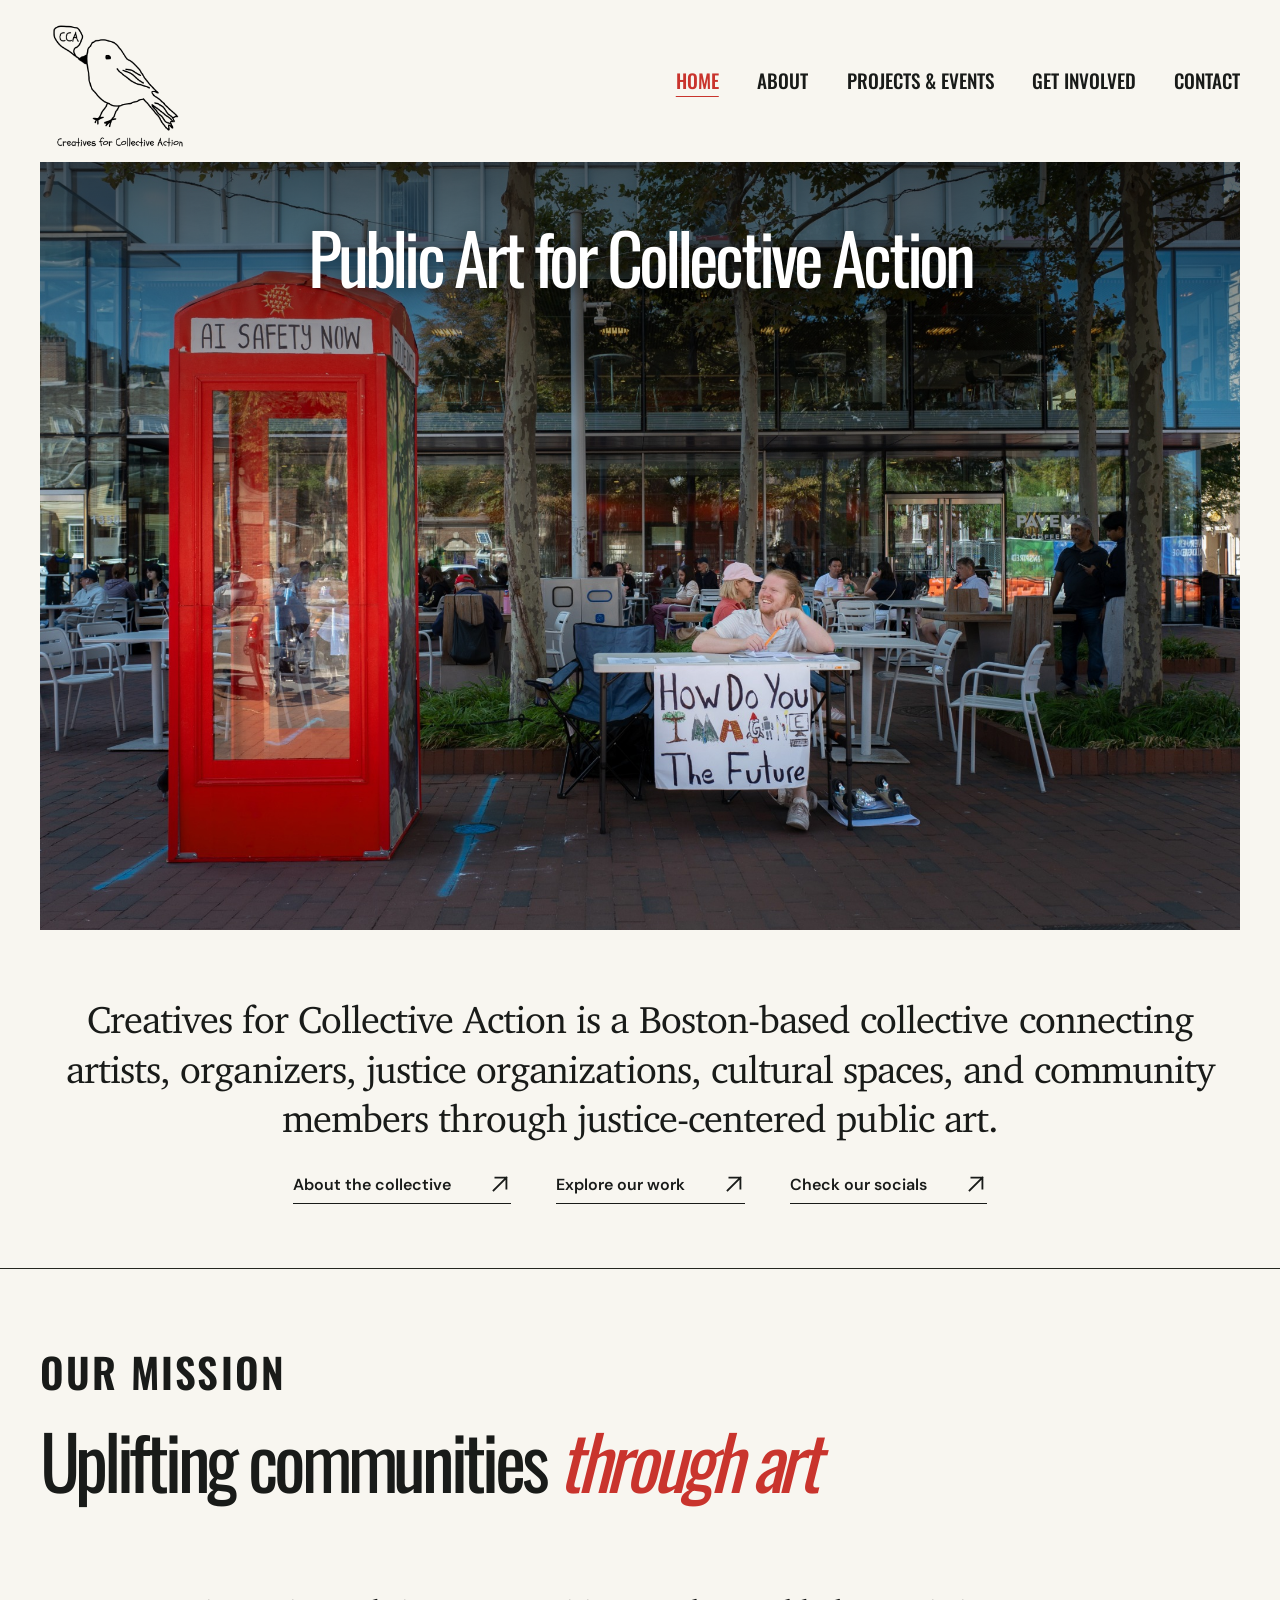
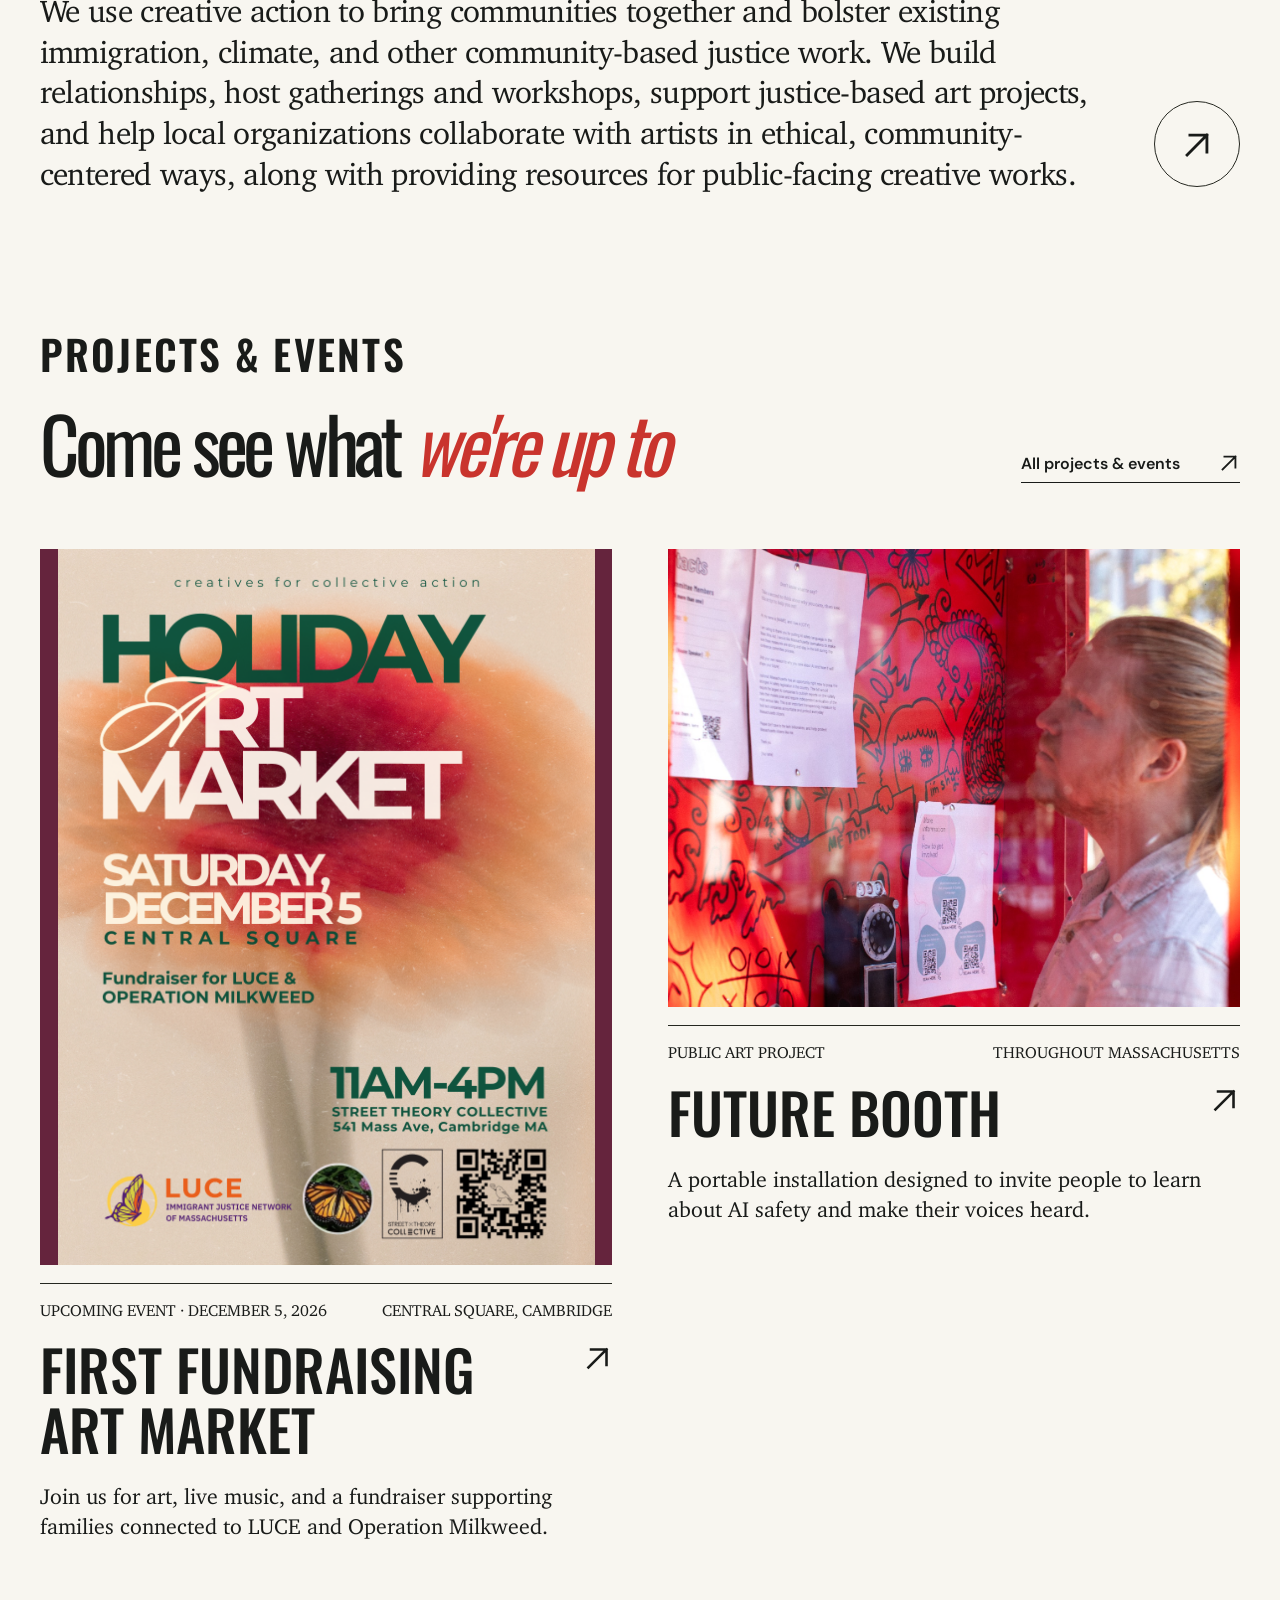
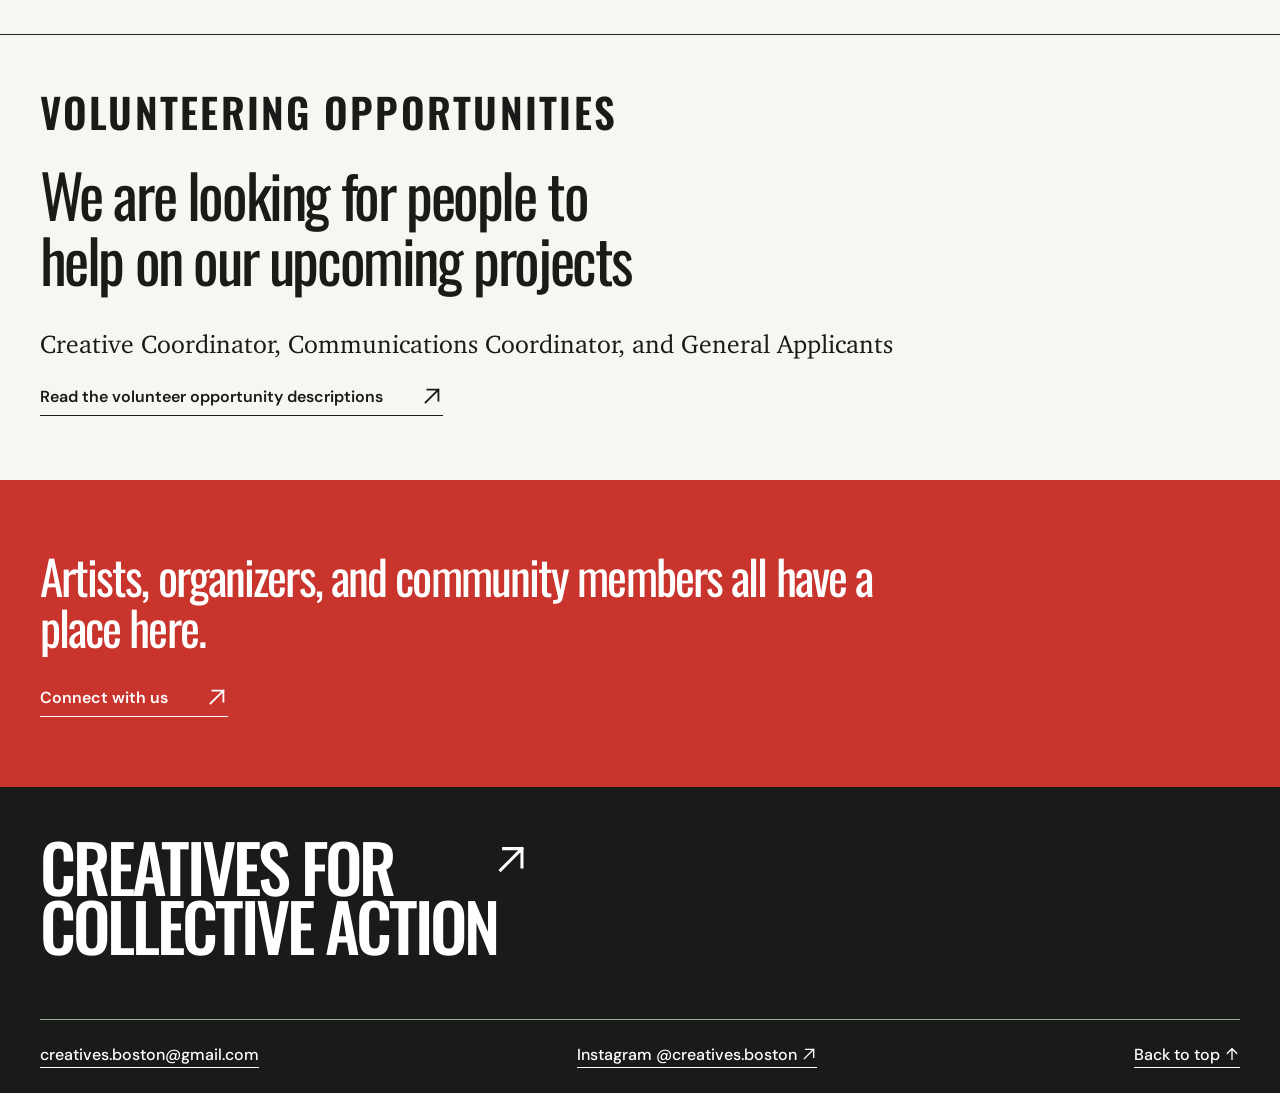
<file: index.html>
<!doctype html>
<html lang="en">
  <head>
    <meta charset="utf-8" />
    <meta name="viewport" content="width=device-width, initial-scale=1" />
    <meta name="theme-color" content="#f8f6f0" />
    <meta name="description" content="Boston artists, organizers, and communities making justice-centered public art together." />
    <title>Home | Creatives for Collective Action</title>
    <link rel="stylesheet" href="styles.css" />
    <script src="script.js" defer></script>
  </head>
  <body>
    <a class="skip-link" href="#main">Skip to content</a>
    <header class="site-header" id="top">
      <a class="wordmark" href="index.html" aria-label="Creatives for Collective Action, home">
        <img class="brand-logo" src="images/cca-logo.png" alt="" width="2000" height="2000" />
      </a>
      <button class="menu-toggle" type="button" aria-expanded="false" aria-controls="site-nav" aria-label="Open menu"><span></span><span></span></button>
      <nav class="site-nav" id="site-nav" aria-label="Main navigation">
        <a href="index.html" aria-current="page">Home</a>
        <a href="about.html">About</a>
        <a href="projects-events.html">Projects &amp; Events</a>
        <a href="get-involved.html">Get Involved</a>
        <a href="contact.html">Contact</a>
      </nav>
    </header>
    <main id="main">

      <section class="hero section-pad" aria-labelledby="hero-title">
        <div class="hero-image"><h1 class="hero-image-title" id="hero-title">Public Art for Collective Action</h1><div class="image-slot image-slot--hero" data-image-slot>
      <img src="images/hero.jpg" alt="The red Future Booth beside a public outreach table as community members pass by" loading="eager" />
      <div class="slot-placeholder" aria-hidden="true"><span class="placeholder-top">01 / A collective in motion</span><span class="placeholder-shapes"><i></i><i></i><i></i></span><span class="placeholder-bottom">YOUR HERO PHOTO<br /><small>Wide photo · suggested 1800 × 1000 px</small></span></div>
    </div></div>
        <p class="hero-intro">Creatives for Collective Action is a Boston-based collective connecting artists, organizers, justice organizations, cultural spaces, and community members through justice-centered public art.</p>
        <div class="hero-actions"><a class="text-link" href="about.html">About the collective <span aria-hidden="true"><svg class="arrow-icon" viewBox="0 0 24 24" width="24" height="24" fill="none" stroke="currentColor" stroke-width="2" stroke-linecap="square" stroke-linejoin="miter" aria-hidden="true" focusable="false"><path d="M5 19 19 5 M7 5h12v12" /></svg></span></a><a class="text-link" href="projects-events.html">Explore our work <span aria-hidden="true"><svg class="arrow-icon" viewBox="0 0 24 24" width="24" height="24" fill="none" stroke="currentColor" stroke-width="2" stroke-linecap="square" stroke-linejoin="miter" aria-hidden="true" focusable="false"><path d="M5 19 19 5 M7 5h12v12" /></svg></span></a><a class="text-link" href="https://www.instagram.com/creatives.boston/" target="_blank" rel="noopener noreferrer">Check our socials <span aria-hidden="true"><svg class="arrow-icon" viewBox="0 0 24 24" width="24" height="24" fill="none" stroke="currentColor" stroke-width="2" stroke-linecap="square" stroke-linejoin="miter" aria-hidden="true" focusable="false"><path d="M5 19 19 5 M7 5h12v12" /></svg></span></a></div>
      </section>

      <section class="manifesto section-pad" aria-labelledby="mission-title">
        <p class="eyebrow">Our mission</p>
        <h2 id="mission-title">Uplifting communities <em>through art</em></h2>
        <div class="manifesto-copy"><p>We use creative action to bring communities together and bolster existing immigration, climate, and other community-based justice work. We build relationships, host gatherings and workshops, support justice-based art projects, and help local organizations collaborate with artists in ethical, community-centered ways, along with providing resources for public-facing creative works.</p><a class="round-link" href="about.html" aria-label="Read more about our mission"><span aria-hidden="true"><svg class="arrow-icon" viewBox="0 0 24 24" width="24" height="24" fill="none" stroke="currentColor" stroke-width="2" stroke-linecap="square" stroke-linejoin="miter" aria-hidden="true" focusable="false"><path d="M5 19 19 5 M7 5h12v12" /></svg></span></a></div>
      </section>

      <section class="home-stories section-pad" aria-labelledby="stories-title">
        <div class="stories-heading"><div><p class="eyebrow">Projects & events</p><h2 id="stories-title">Come see what <em>we're up to</em></h2></div><a class="text-link" href="projects-events.html">All projects & events <span aria-hidden="true"><svg class="arrow-icon" viewBox="0 0 24 24" width="24" height="24" fill="none" stroke="currentColor" stroke-width="2" stroke-linecap="square" stroke-linejoin="miter" aria-hidden="true" focusable="false"><path d="M5 19 19 5 M7 5h12v12" /></svg></span></a></div>
        <div class="story-grid">
          <article class="story-card">
            <a class="story-image-link" href="projects-events.html#art-market" aria-label="Learn about the Fundraising Art Market"><div class="image-slot image-slot--market" data-image-slot>
      <img src="images/holiday-art-market.png" alt="Holiday Art Market fundraiser for LUCE and Operation Milkweed, Saturday, December 5, 11am–4pm at Street Theory Collective, 541 Mass Ave, Cambridge, in Central Square" loading="lazy" />
    </div></a>
            <div class="story-meta"><span>Upcoming event · December 5, 2026</span><span>Central Square, Cambridge</span></div>
            <h3><a href="projects-events.html#art-market">First Fundraising Art Market <span aria-hidden="true"><svg class="arrow-icon" viewBox="0 0 24 24" width="24" height="24" fill="none" stroke="currentColor" stroke-width="2" stroke-linecap="square" stroke-linejoin="miter" aria-hidden="true" focusable="false"><path d="M5 19 19 5 M7 5h12v12" /></svg></span></a></h3>
            <p>Join us for art, live music, and a fundraiser supporting families connected to LUCE and Operation Milkweed.</p>
          </article>
          <article class="story-card">
            <a class="story-image-link" href="projects-events.html#future-booth" aria-label="Learn about the Future Booth"><div class="image-slot image-slot--project" data-image-slot>
      <img src="images/phone-booth-home.jpg" alt="A community member holds the phone inside the red Future Booth" loading="lazy" />
      <div class="slot-placeholder" aria-hidden="true"><span class="placeholder-top">Public art project</span><span class="booth-illustration"><i></i><b>FUTURE</b><span></span></span><span class="placeholder-bottom">YOUR PHONE BOOTH HOME PHOTO<br /><small>Wide photo · suggested 1800 × 1100 px</small></span></div>
    </div></a>
            <div class="story-meta"><span>Public art project</span><span>Throughout Massachusetts</span></div>
            <h3><a href="projects-events.html#future-booth">Future Booth <span aria-hidden="true"><svg class="arrow-icon" viewBox="0 0 24 24" width="24" height="24" fill="none" stroke="currentColor" stroke-width="2" stroke-linecap="square" stroke-linejoin="miter" aria-hidden="true" focusable="false"><path d="M5 19 19 5 M7 5h12v12" /></svg></span></a></h3>
            <p>A portable installation designed to invite people to learn about AI safety and make their voices heard.</p>
          </article>
        </div>
      </section>

      <section class="volunteer-opportunities section-pad" id="volunteer-opportunities" aria-labelledby="volunteer-title">
        <h2 class="eyebrow" id="volunteer-title">Volunteering Opportunities</h2>
        <h3>We are looking for people to help on our upcoming projects</h3>
        <p class="volunteer-roles">Creative Coordinator, Communications Coordinator, and General Applicants</p>
        <a class="text-link" href="https://docs.google.com/document/d/1ZkoAwhIl1eGXsy5xnsXV-S4MVhQWUtsVQBlw2C2FeE4/edit?usp=sharing" target="_blank" rel="noopener noreferrer">Read the volunteer opportunity descriptions <span aria-hidden="true"><svg class="arrow-icon" viewBox="0 0 24 24" width="24" height="24" fill="none" stroke="currentColor" stroke-width="2" stroke-linecap="square" stroke-linejoin="miter" aria-hidden="true" focusable="false"><path d="M5 19 19 5 M7 5h12v12" /></svg></span></a>
      </section>

      <section class="home-invitation section-pad"><h2>Artists, organizers, and community members all have a place here.</h2><a class="text-link" href="contact.html">Connect with us <span aria-hidden="true"><svg class="arrow-icon" viewBox="0 0 24 24" width="24" height="24" fill="none" stroke="currentColor" stroke-width="2" stroke-linecap="square" stroke-linejoin="miter" aria-hidden="true" focusable="false"><path d="M5 19 19 5 M7 5h12v12" /></svg></span></a></section>

    </main>
    <footer class="site-footer section-pad">
      <a class="footer-wordmark" href="index.html">Creatives for<br />Collective Action<span class="footer-arrow" aria-hidden="true"><svg class="arrow-icon" viewBox="0 0 24 24" width="24" height="24" fill="none" stroke="currentColor" stroke-width="2" stroke-linecap="square" stroke-linejoin="miter" aria-hidden="true" focusable="false"><path d="M5 19 19 5 M7 5h12v12" /></svg></span></a>
      <div class="footer-bottom"><a href="mailto:creatives.boston@gmail.com">creatives.boston@gmail.com</a><a href="https://www.instagram.com/creatives.boston/" target="_blank" rel="noopener noreferrer">Instagram @creatives.boston <span aria-hidden="true"><svg class="arrow-icon" viewBox="0 0 24 24" width="24" height="24" fill="none" stroke="currentColor" stroke-width="2" stroke-linecap="square" stroke-linejoin="miter" aria-hidden="true" focusable="false"><path d="M5 19 19 5 M7 5h12v12" /></svg></span></a><a href="#top">Back to top <span aria-hidden="true"><svg class="arrow-icon" viewBox="0 0 24 24" width="24" height="24" fill="none" stroke="currentColor" stroke-width="2" stroke-linecap="square" stroke-linejoin="miter" aria-hidden="true" focusable="false"><path d="M12 20V4 M5 11l7-7 7 7" /></svg></span></a></div>
    </footer>
  </body>
</html>
</file>
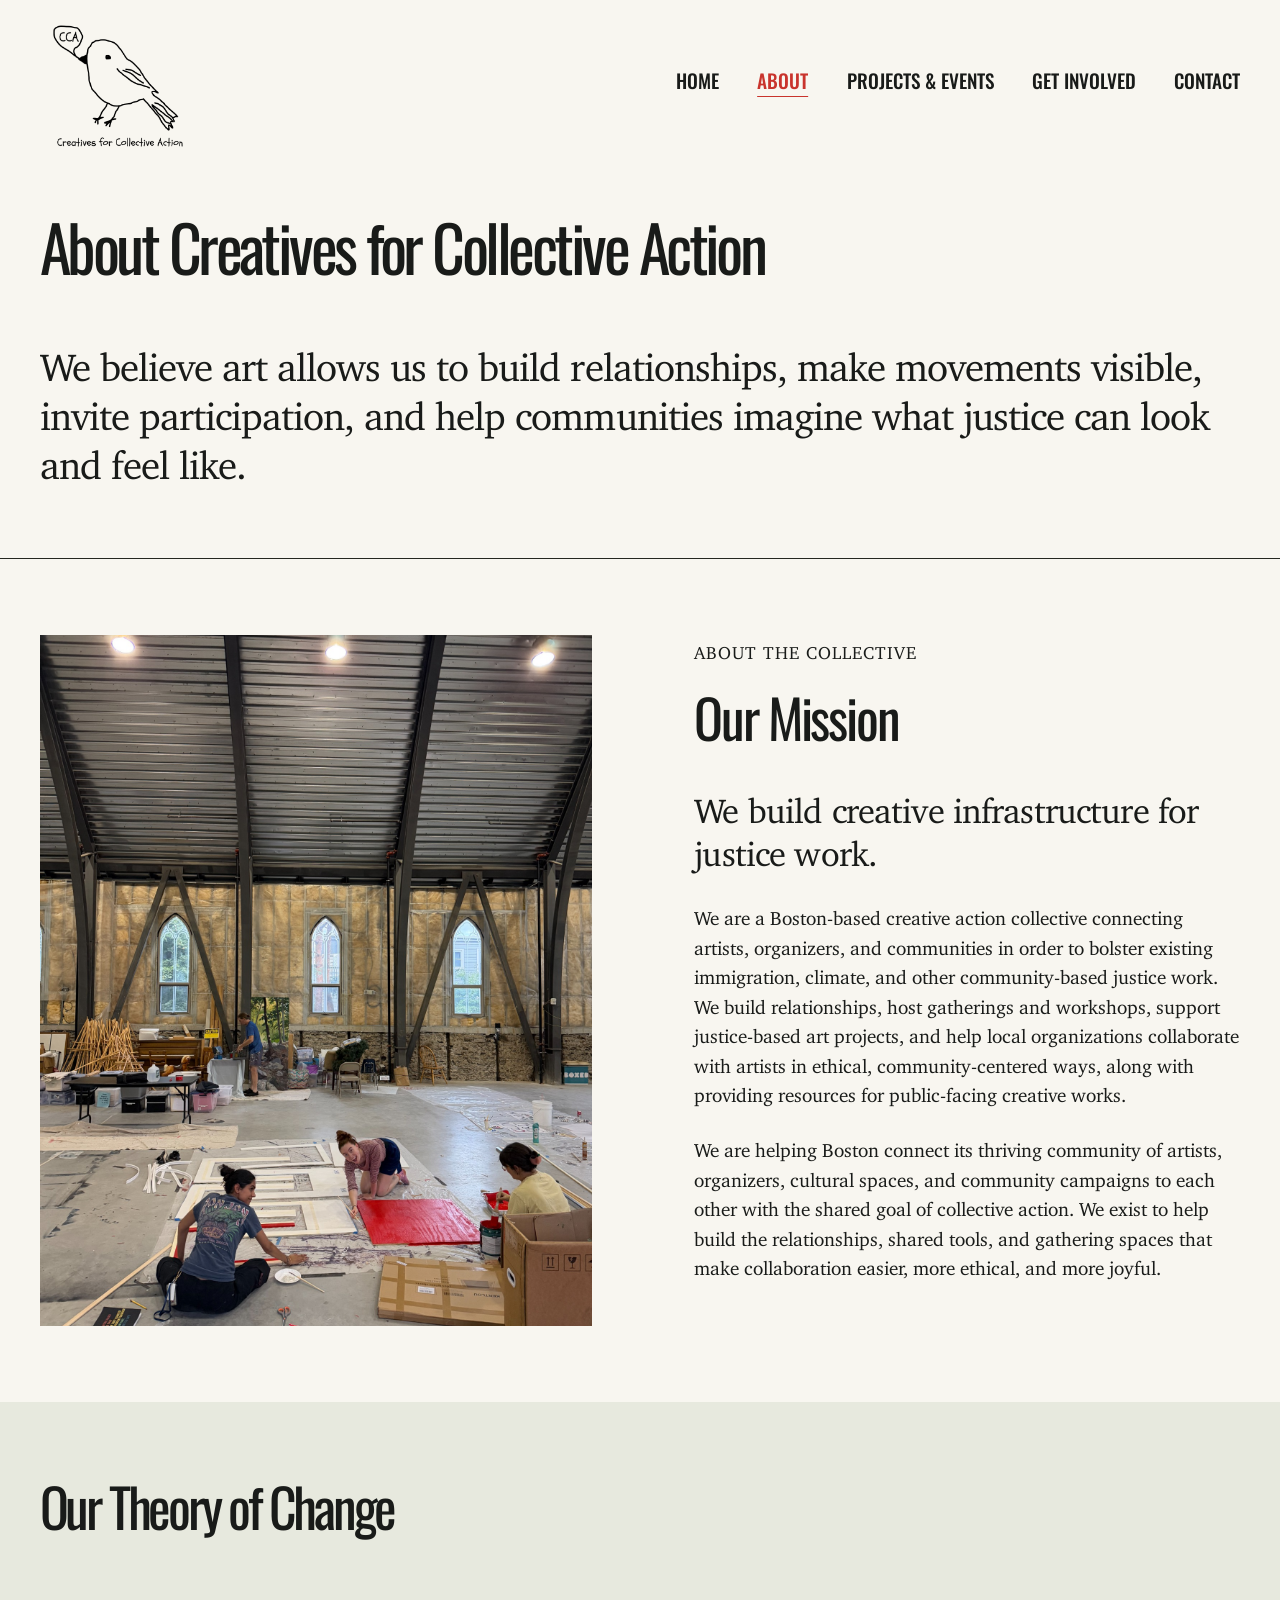
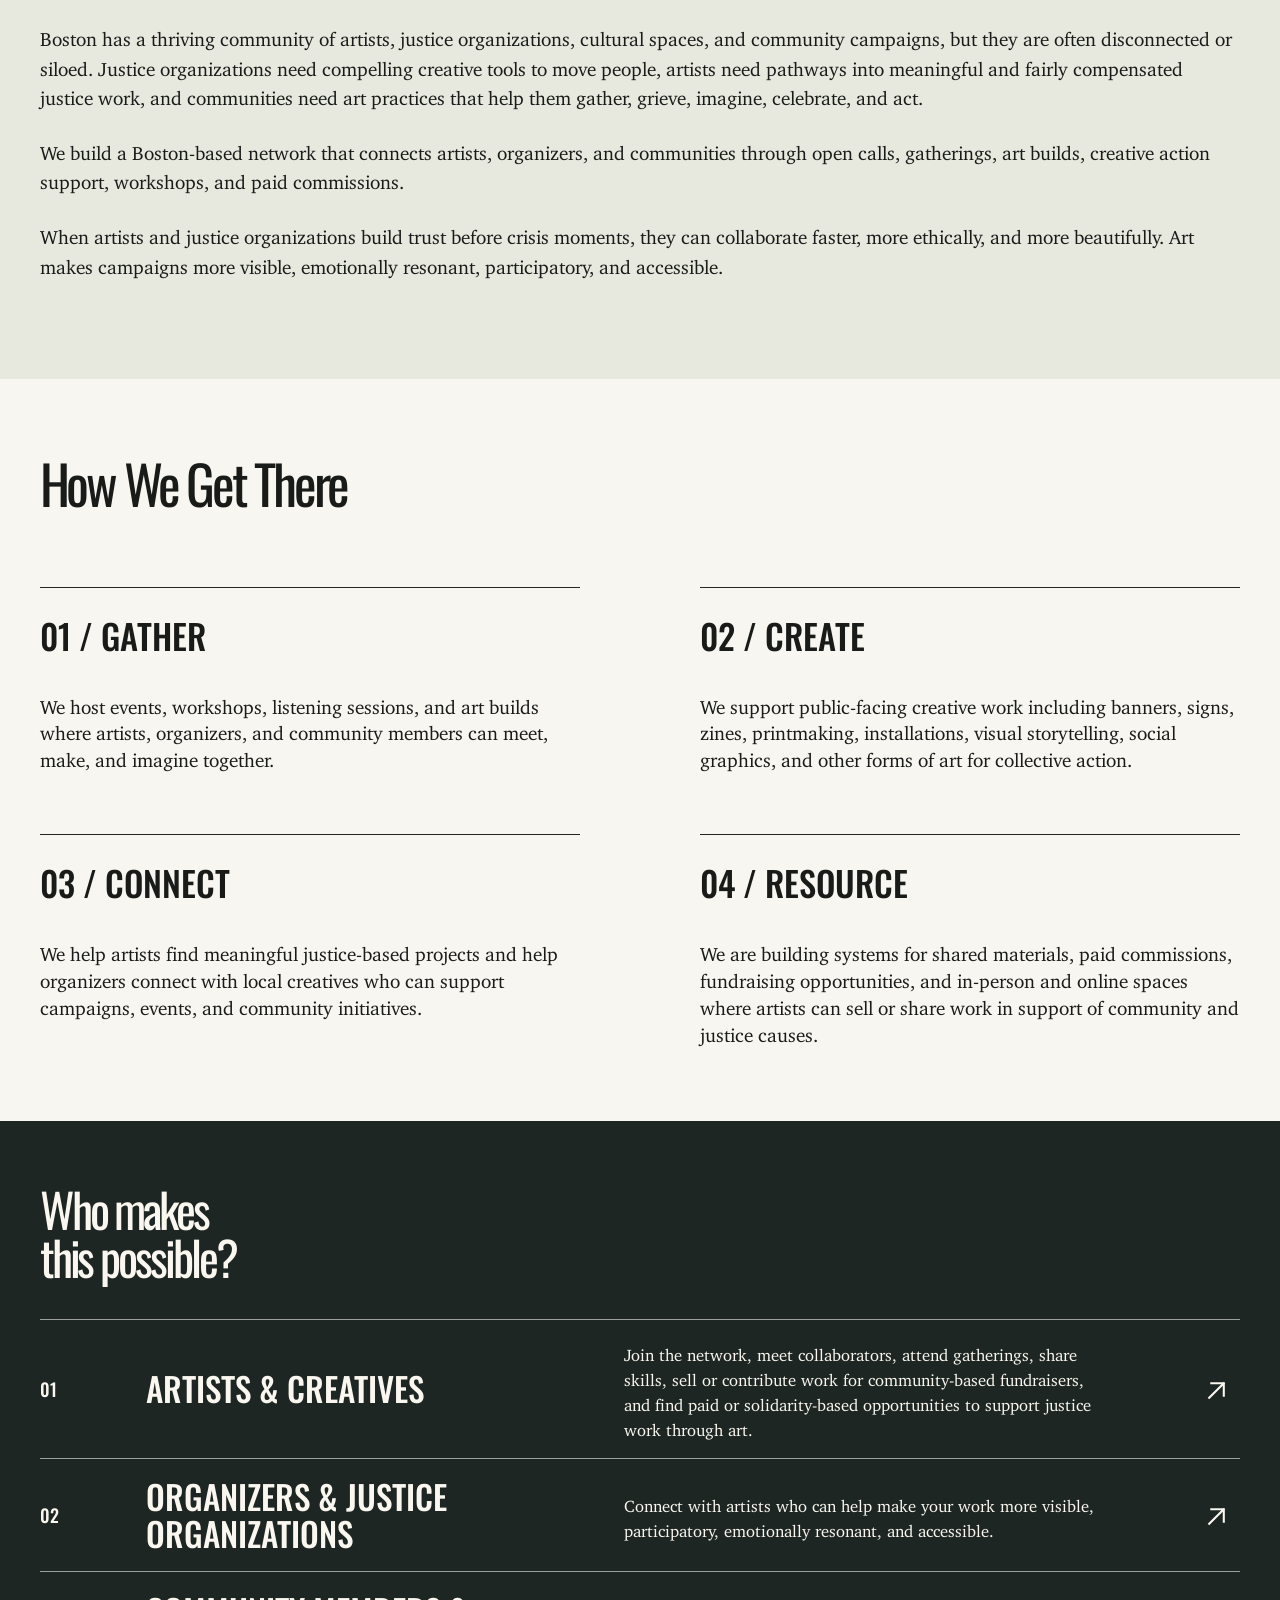
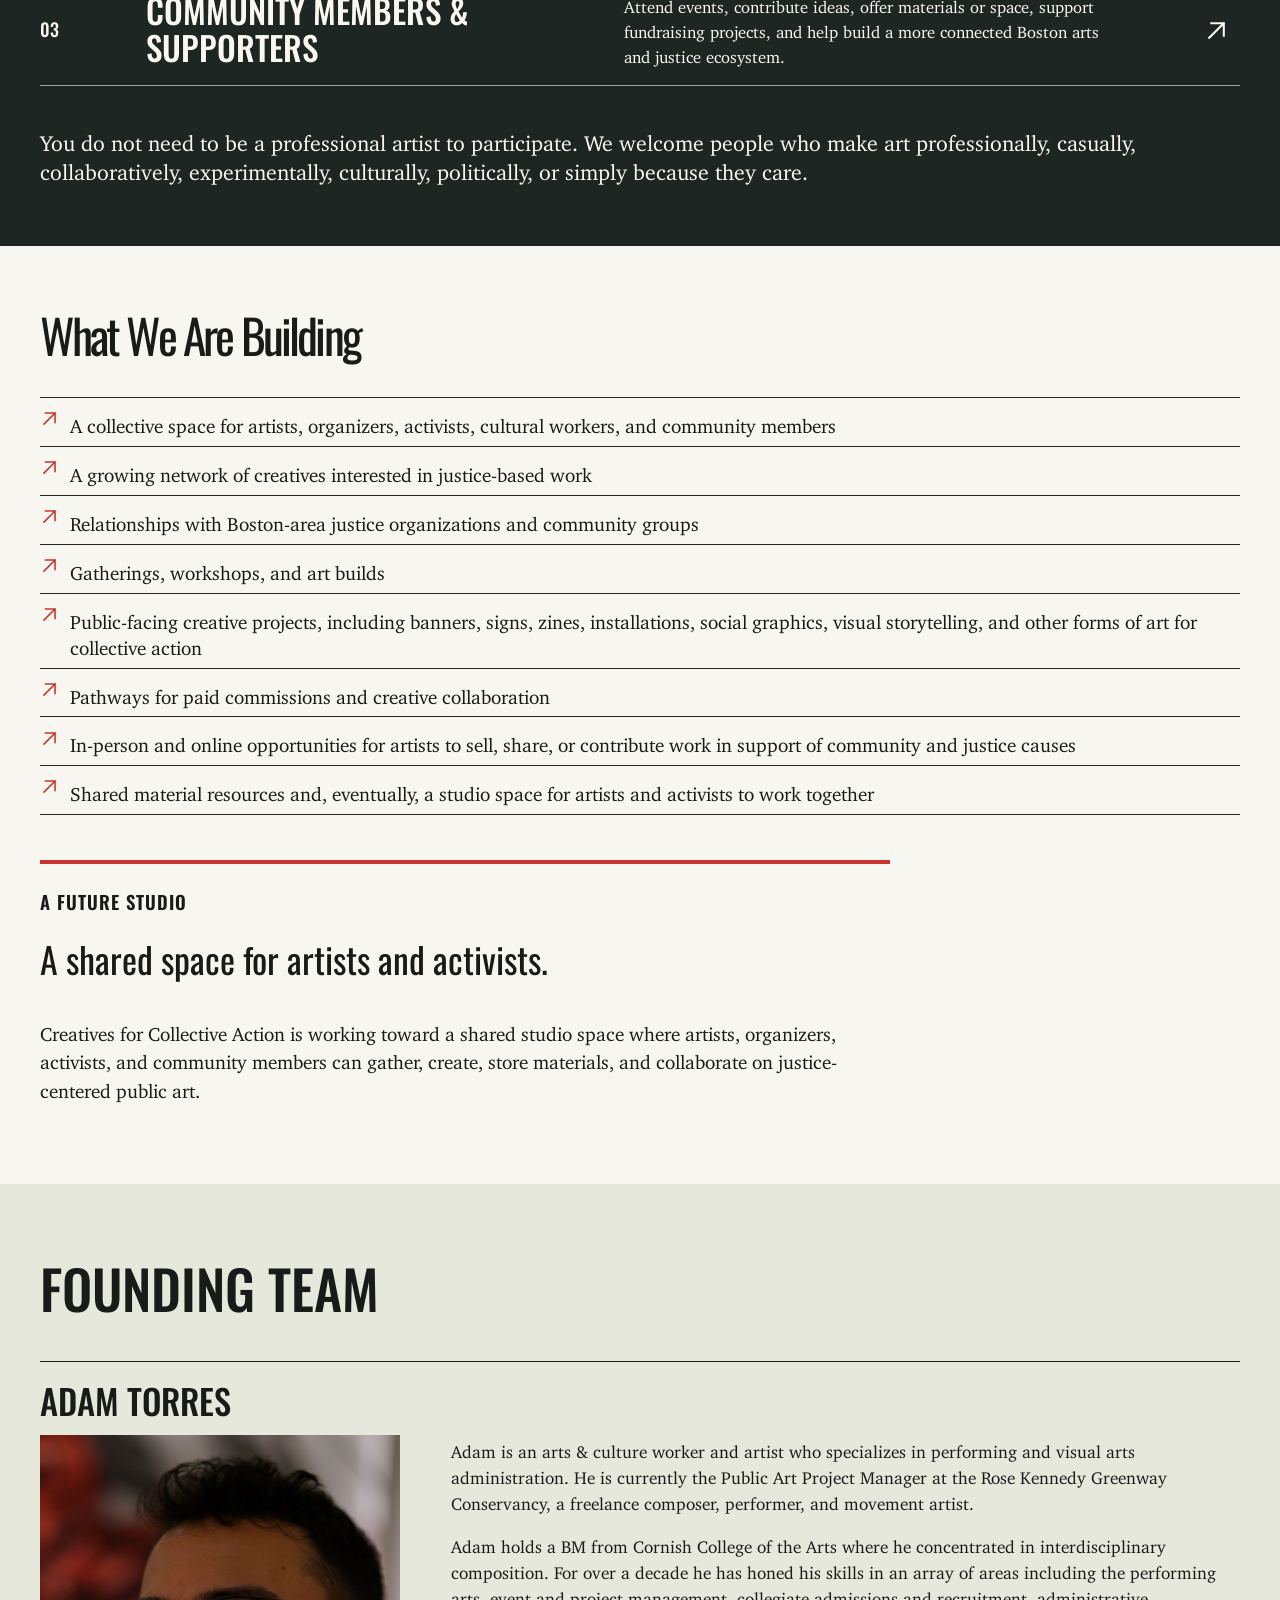
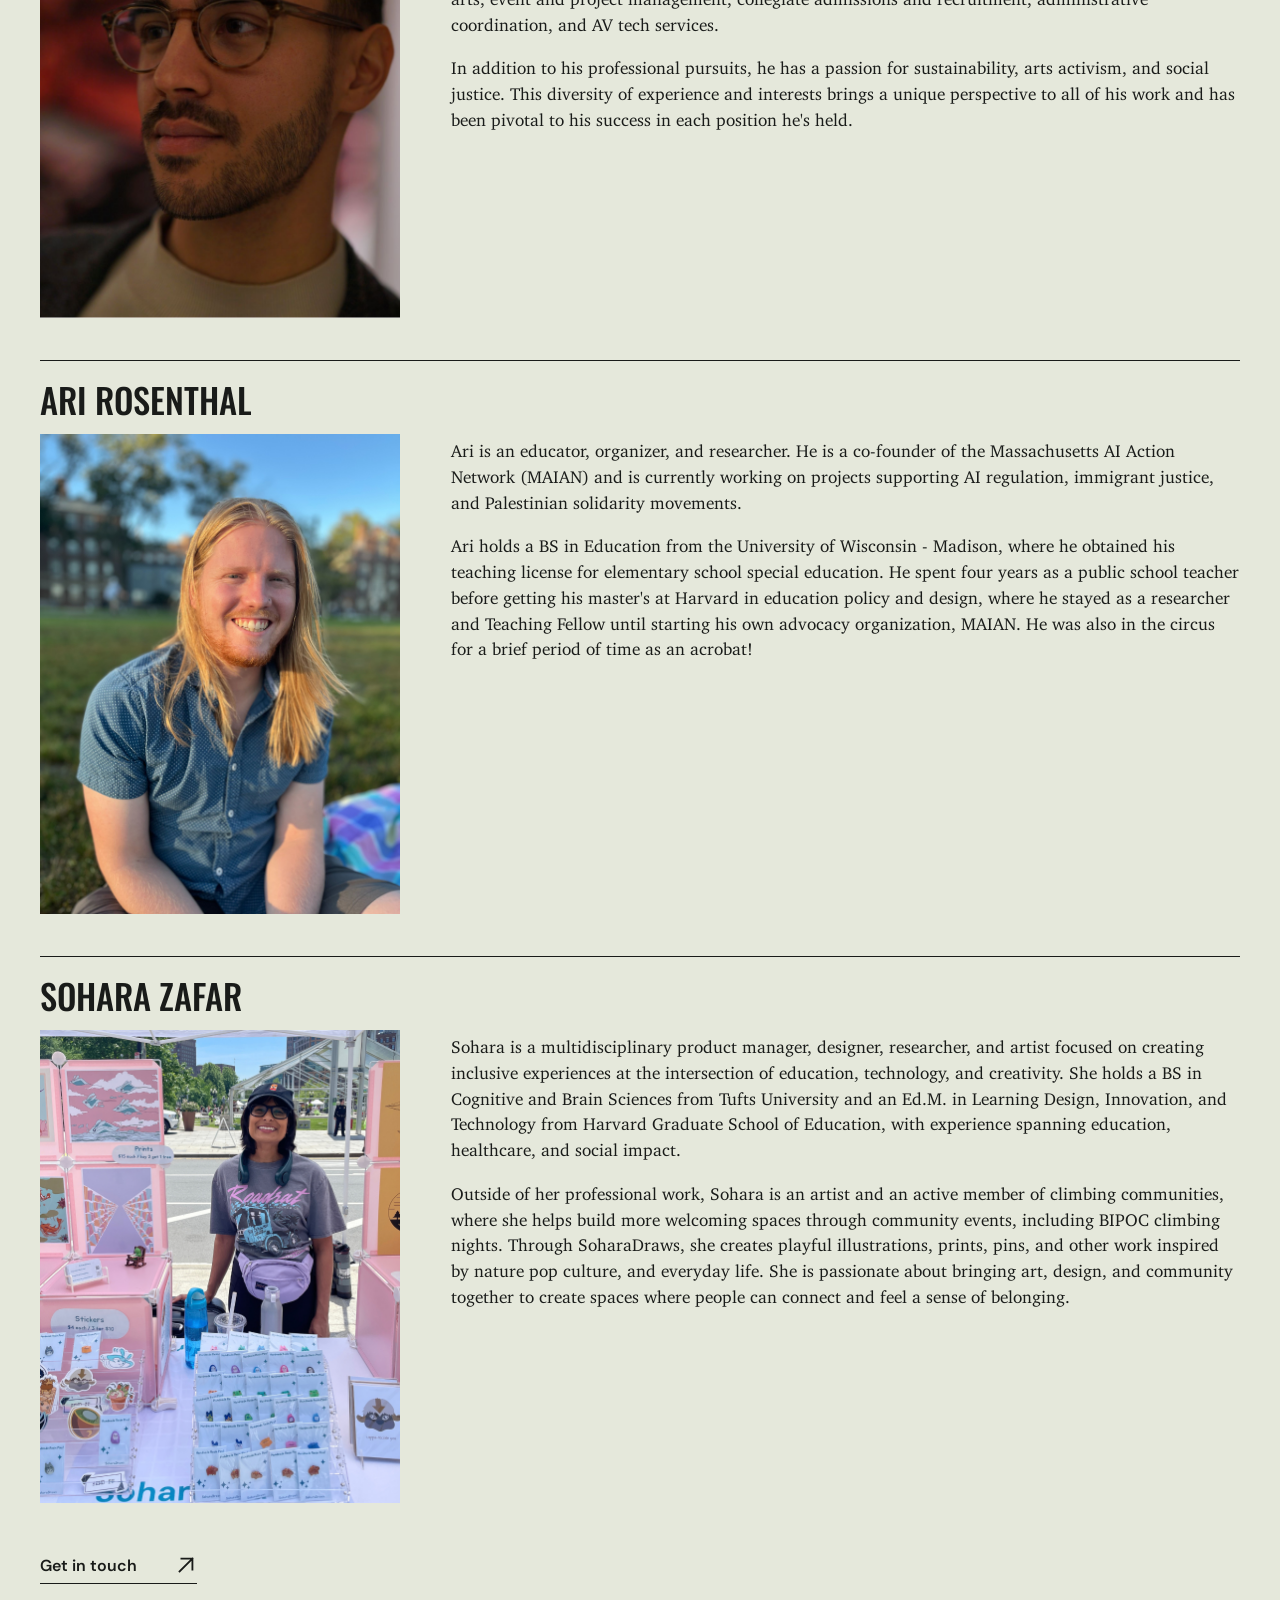
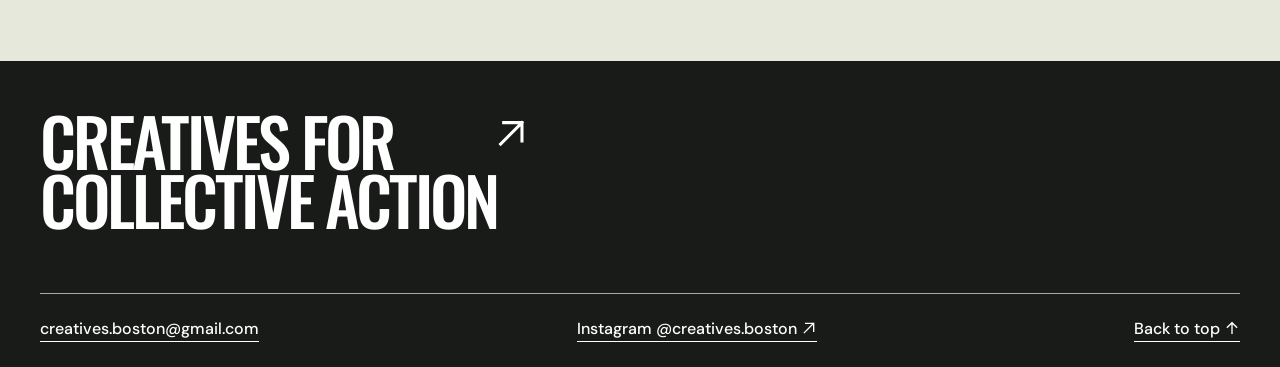
<file: about.html>
<!doctype html>
<html lang="en">
  <head>
    <meta charset="utf-8" />
    <meta name="viewport" content="width=device-width, initial-scale=1" />
    <meta name="theme-color" content="#f8f6f0" />
    <meta name="description" content="Learn about the mission, theory of change, and people behind Creatives for Collective Action." />
    <title>About | Creatives for Collective Action</title>
    <link rel="stylesheet" href="styles.css" />
    <script src="script.js" defer></script>
  </head>
  <body>
    <a class="skip-link" href="#main">Skip to content</a>
    <header class="site-header" id="top">
      <a class="wordmark" href="index.html" aria-label="Creatives for Collective Action, home">
        <img class="brand-logo" src="images/cca-logo.png" alt="" width="2000" height="2000" />
      </a>
      <button class="menu-toggle" type="button" aria-expanded="false" aria-controls="site-nav" aria-label="Open menu"><span></span><span></span></button>
      <nav class="site-nav" id="site-nav" aria-label="Main navigation">
        <a href="index.html">Home</a>
        <a href="about.html" aria-current="page">About</a>
        <a href="projects-events.html">Projects &amp; Events</a>
        <a href="get-involved.html">Get Involved</a>
        <a href="contact.html">Contact</a>
      </nav>
    </header>
    <main id="main">

      <section class="inner-hero about-opening section-pad"><h1 class="about-title">About Creatives for Collective Action</h1><p class="inner-intro">We believe art allows us to build relationships, make movements visible, invite participation, and help communities imagine what justice can look and feel like.</p></section>
      <section class="about section-pad about-page" aria-labelledby="about-mission">
        <div class="about-grid">
          <div class="about-image"><div class="image-slot image-slot--portrait" data-image-slot>
      <img src="images/about.jpg" alt="Artists painting panels together in a shared workshop space" loading="lazy" />
      <div class="slot-placeholder" aria-hidden="true"><span class="placeholder-top">02 / Behind the work</span><span class="placeholder-type">WE<br />MAKE<br />SPACE.</span><span class="placeholder-bottom">YOUR ABOUT PHOTO<br /><small>Portrait photo · suggested 1000 × 1250 px</small></span></div>
    </div></div>
          <div class="about-copy">
            <p class="eyebrow">About the collective</p><h2 id="about-mission">Our Mission</h2>
            <p class="mission-lead">We build creative infrastructure for justice work.</p>
            <p>We are a Boston-based creative action collective connecting artists, organizers, and communities in order to bolster existing immigration, climate, and other community-based justice work. We build relationships, host gatherings and workshops, support justice-based art projects, and help local organizations collaborate with artists in ethical, community-centered ways, along with providing resources for public-facing creative works.</p>
            <p>We are helping Boston connect its thriving community of artists, organizers, cultural spaces, and community campaigns to each other with the shared goal of collective action. We exist to help build the relationships, shared tools, and gathering spaces that make collaboration easier, more ethical, and more joyful.</p>
          </div>
        </div>
      </section>
      <section class="theory section-pad" aria-labelledby="theory-title"><h2 id="theory-title">Our Theory of Change</h2>
        <div class="theory-text"><p>Boston has a thriving community of artists, justice organizations, cultural spaces, and community campaigns, but they are often disconnected or siloed. Justice organizations need compelling creative tools to move people, artists need pathways into meaningful and fairly compensated justice work, and communities need art practices that help them gather, grieve, imagine, celebrate, and act.</p>
        <p>We build a Boston-based network that connects artists, organizers, and communities through open calls, gatherings, art builds, creative action support, workshops, and paid commissions.</p>
        <p>When artists and justice organizations build trust before crisis moments, they can collaborate faster, more ethically, and more beautifully. Art makes campaigns more visible, emotionally resonant, participatory, and accessible.</p></div>
      </section>
      <section class="pillars section-pad" aria-labelledby="pillars-title"><h2 id="pillars-title">How We Get There</h2>
        <div class="pillar-grid">
          <article><span>01 / Gather</span><p>We host events, workshops, listening sessions, and art builds where artists, organizers, and community members can meet, make, and imagine together.</p></article>
          <article><span>02 / Create</span><p>We support public-facing creative work including banners, signs, zines, printmaking, installations, visual storytelling, social graphics, and other forms of art for collective action.</p></article>
          <article><span>03 / Connect</span><p>We help artists find meaningful justice-based projects and help organizers connect with local creatives who can support campaigns, events, and community initiatives.</p></article>
          <article><span>04 / Resource</span><p>We are building systems for shared materials, paid commissions, fundraising opportunities, and in-person and online spaces where artists can sell or share work in support of community and justice causes.</p></article>
        </div>
      </section>
      <section class="audience section-pad" aria-labelledby="audience-title"><h2 id="audience-title">Who makes<br /> this possible?</h2>
        <div class="audience-list">
          <div><span class="row-number">01</span><h3>Artists & creatives</h3><p>Join the network, meet collaborators, attend gatherings, share skills, sell or contribute work for community-based fundraisers, and find paid or solidarity-based opportunities to support justice work through art.</p><span class="row-arrow" aria-hidden="true"><svg class="arrow-icon" viewBox="0 0 24 24" width="24" height="24" fill="none" stroke="currentColor" stroke-width="2" stroke-linecap="square" stroke-linejoin="miter" aria-hidden="true" focusable="false"><path d="M5 19 19 5 M7 5h12v12" /></svg></span></div>
          <div><span class="row-number">02</span><h3>Organizers & justice organizations</h3><p>Connect with artists who can help make your work more visible, participatory, emotionally resonant, and accessible.</p><span class="row-arrow" aria-hidden="true"><svg class="arrow-icon" viewBox="0 0 24 24" width="24" height="24" fill="none" stroke="currentColor" stroke-width="2" stroke-linecap="square" stroke-linejoin="miter" aria-hidden="true" focusable="false"><path d="M5 19 19 5 M7 5h12v12" /></svg></span></div>
          <div><span class="row-number">03</span><h3>Community members & supporters</h3><p>Attend events, contribute ideas, offer materials or space, support fundraising projects, and help build a more connected Boston arts and justice ecosystem.</p><span class="row-arrow" aria-hidden="true"><svg class="arrow-icon" viewBox="0 0 24 24" width="24" height="24" fill="none" stroke="currentColor" stroke-width="2" stroke-linecap="square" stroke-linejoin="miter" aria-hidden="true" focusable="false"><path d="M5 19 19 5 M7 5h12v12" /></svg></span></div>
        </div>
        <p class="welcome-note">You do not need to be a professional artist to participate. We welcome people who make art professionally, casually, collaboratively, experimentally, culturally, politically, or simply because they care.</p>
      </section>
      <section class="building section-pad" aria-labelledby="building-title"><h2 id="building-title">What We Are Building</h2>
        <ul class="building-list"><li>A collective space for artists, organizers, activists, cultural workers, and community members</li><li>A growing network of creatives interested in justice-based work</li><li>Relationships with Boston-area justice organizations and community groups</li><li>Gatherings, workshops, and art builds</li><li>Public-facing creative projects, including banners, signs, zines, installations, social graphics, visual storytelling, and other forms of art for collective action</li><li>Pathways for paid commissions and creative collaboration</li><li>In-person and online opportunities for artists to sell, share, or contribute work in support of community and justice causes</li><li>Shared material resources and, eventually, a studio space for artists and activists to work together</li></ul>
        <div class="future-grid future-grid--single"><article><p class="eyebrow">A future studio</p><h3>A shared space for artists and activists.</h3><p>Creatives for Collective Action is working toward a shared studio space where artists, organizers, activists, and community members can gather, create, store materials, and collaborate on justice-centered public art.</p></article></div>
      </section>
      <section class="team section-pad" aria-labelledby="team-title"><h2 id="team-title">Founding Team</h2><div class="team-grid">
        <article>
          <h3>Adam Torres</h3>
          <div class="founder-body">
            <img class="founder-photo" src="images/adam-torres.png" alt="Adam Torres in a portrait looking to the side" loading="lazy" width="762" height="1021" />
            <div class="founder-bio"><p>Adam is an arts &amp; culture worker and artist who specializes in performing and visual arts administration. He is currently the Public Art Project Manager at the Rose Kennedy Greenway Conservancy, a freelance composer, performer, and movement artist.</p><p>Adam holds a BM from Cornish College of the Arts where he concentrated in interdisciplinary composition. For over a decade he has honed his skills in an array of areas including the performing arts, event and project management, collegiate admissions and recruitment, administrative coordination, and AV tech services.</p><p>In addition to his professional pursuits, he has a passion for sustainability, arts activism, and social justice. This diversity of experience and interests brings a unique perspective to all of his work and has been pivotal to his success in each position he's held.</p></div>
          </div>
        </article>
        <article>
          <h3>Ari Rosenthal</h3>
          <div class="founder-body">
            <img class="founder-photo" src="images/ari-rosenthal.jpg" alt="Ari Rosenthal smiling outdoors" loading="lazy" width="1536" height="2048" />
            <div class="founder-bio"><p>Ari is an educator, organizer, and researcher. He is a co-founder of the Massachusetts AI Action Network (MAIAN) and is currently working on projects supporting AI regulation, immigrant justice, and Palestinian solidarity movements.</p><p>Ari holds a BS in Education from the University of Wisconsin - Madison, where he obtained his teaching license for elementary school special education. He spent four years as a public school teacher before getting his master's at Harvard in education policy and design, where he stayed as a researcher and Teaching Fellow until starting his own advocacy organization, MAIAN. He was also in the circus for a brief period of time as an acrobat!</p></div>
          </div>
        </article>
        <article>
          <h3>Sohara Zafar</h3>
          <div class="founder-body">
            <img class="founder-photo" src="images/sohara-zafar.png" alt="Sohara Zafar smiling at her art market booth" loading="lazy" width="724" height="952" />
            <div class="founder-bio">
              <p>Sohara is a multidisciplinary product manager, designer, researcher, and artist focused on creating inclusive experiences at the intersection of education, technology, and creativity. She holds a BS in Cognitive and Brain Sciences from Tufts University and an Ed.M. in Learning Design, Innovation, and Technology from Harvard Graduate School of Education, with experience spanning education, healthcare, and social impact.</p>
              <p>Outside of her professional work, Sohara is an artist and an active member of climbing communities, where she helps build more welcoming spaces through community events, including BIPOC climbing nights. Through SoharaDraws, she creates playful illustrations, prints, pins, and other work inspired by nature pop culture, and everyday life. She is passionate about bringing art, design, and community together to create spaces where people can connect and feel a sense of belonging.</p>
            </div>
          </div>
        </article>
      </div><a class="text-link" href="contact.html">Get in touch <span aria-hidden="true"><svg class="arrow-icon" viewBox="0 0 24 24" width="24" height="24" fill="none" stroke="currentColor" stroke-width="2" stroke-linecap="square" stroke-linejoin="miter" aria-hidden="true" focusable="false"><path d="M5 19 19 5 M7 5h12v12" /></svg></span></a></section>

    </main>
    <footer class="site-footer section-pad">
      <a class="footer-wordmark" href="index.html">Creatives for<br />Collective Action<span class="footer-arrow" aria-hidden="true"><svg class="arrow-icon" viewBox="0 0 24 24" width="24" height="24" fill="none" stroke="currentColor" stroke-width="2" stroke-linecap="square" stroke-linejoin="miter" aria-hidden="true" focusable="false"><path d="M5 19 19 5 M7 5h12v12" /></svg></span></a>
      <div class="footer-bottom"><a href="mailto:creatives.boston@gmail.com">creatives.boston@gmail.com</a><a href="https://www.instagram.com/creatives.boston/" target="_blank" rel="noopener noreferrer">Instagram @creatives.boston <span aria-hidden="true"><svg class="arrow-icon" viewBox="0 0 24 24" width="24" height="24" fill="none" stroke="currentColor" stroke-width="2" stroke-linecap="square" stroke-linejoin="miter" aria-hidden="true" focusable="false"><path d="M5 19 19 5 M7 5h12v12" /></svg></span></a><a href="#top">Back to top <span aria-hidden="true"><svg class="arrow-icon" viewBox="0 0 24 24" width="24" height="24" fill="none" stroke="currentColor" stroke-width="2" stroke-linecap="square" stroke-linejoin="miter" aria-hidden="true" focusable="false"><path d="M12 20V4 M5 11l7-7 7 7" /></svg></span></a></div>
    </footer>
  </body>
</html>
</file>
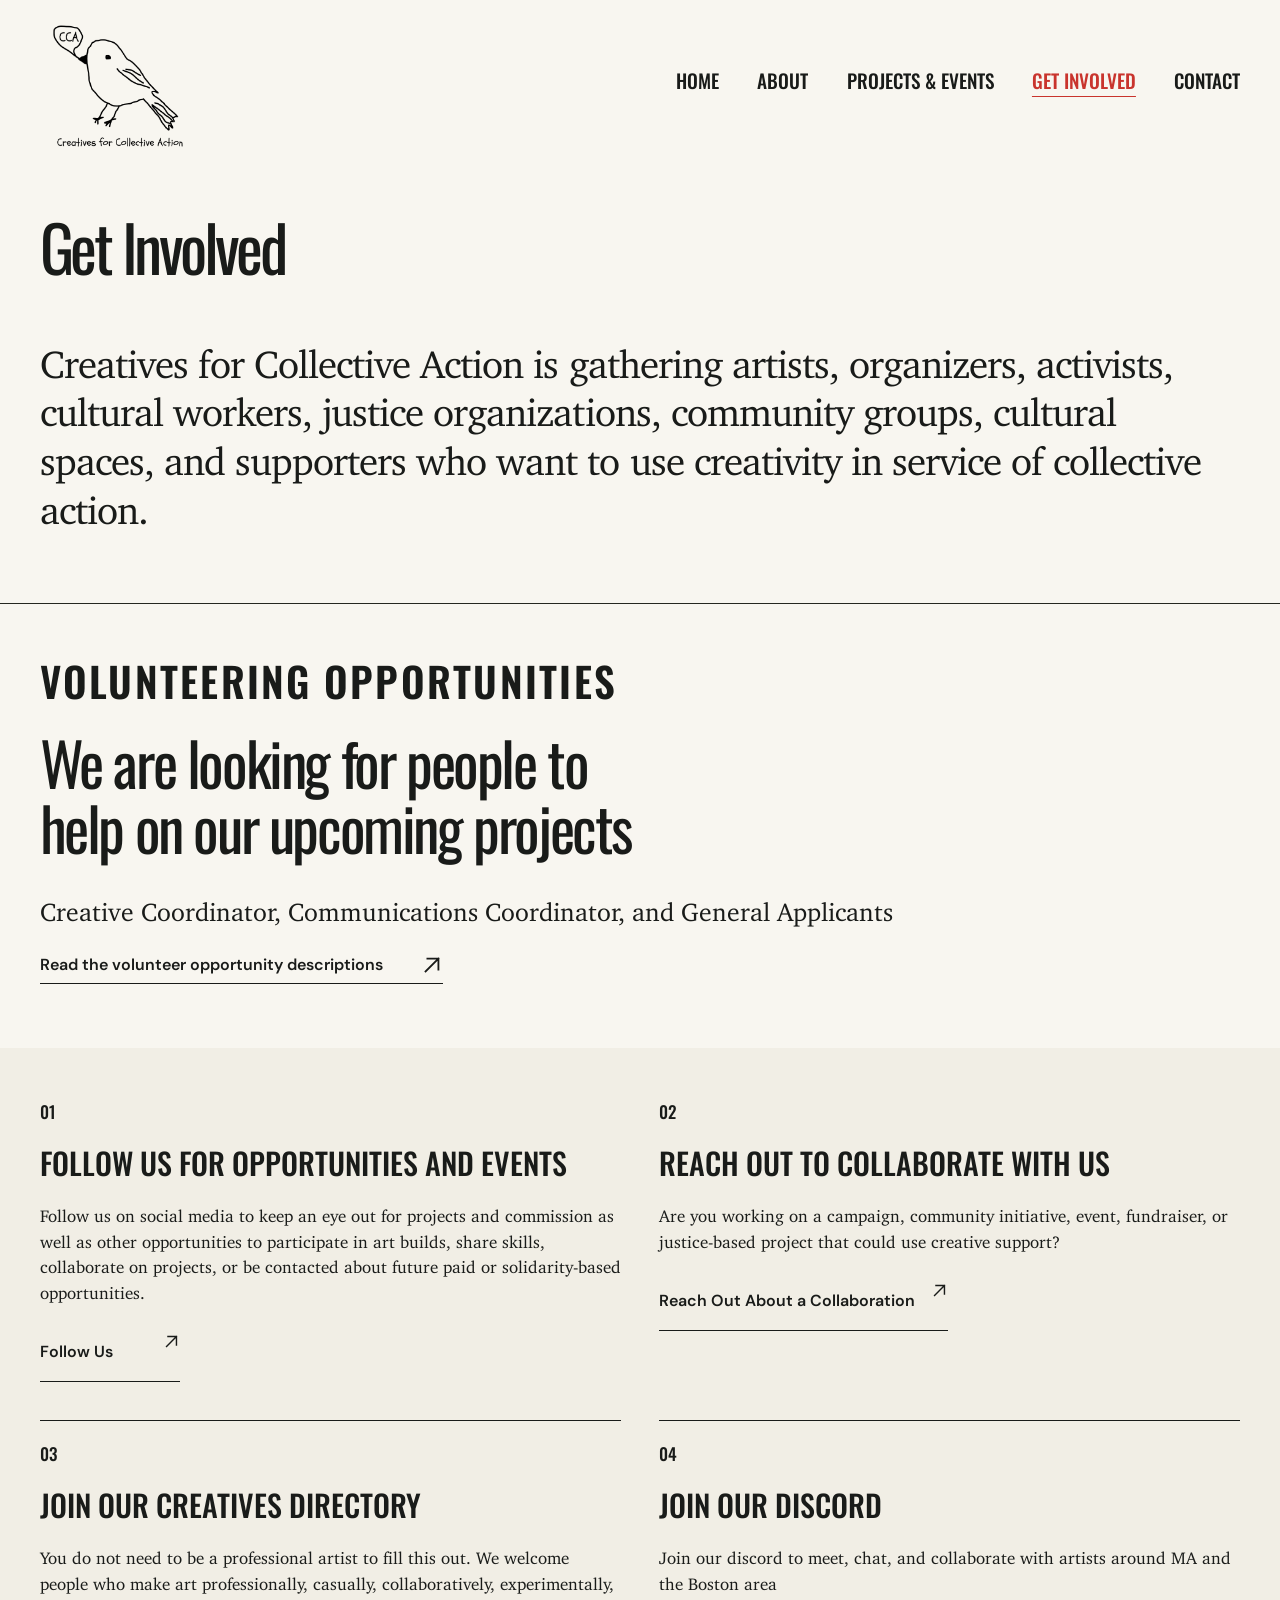
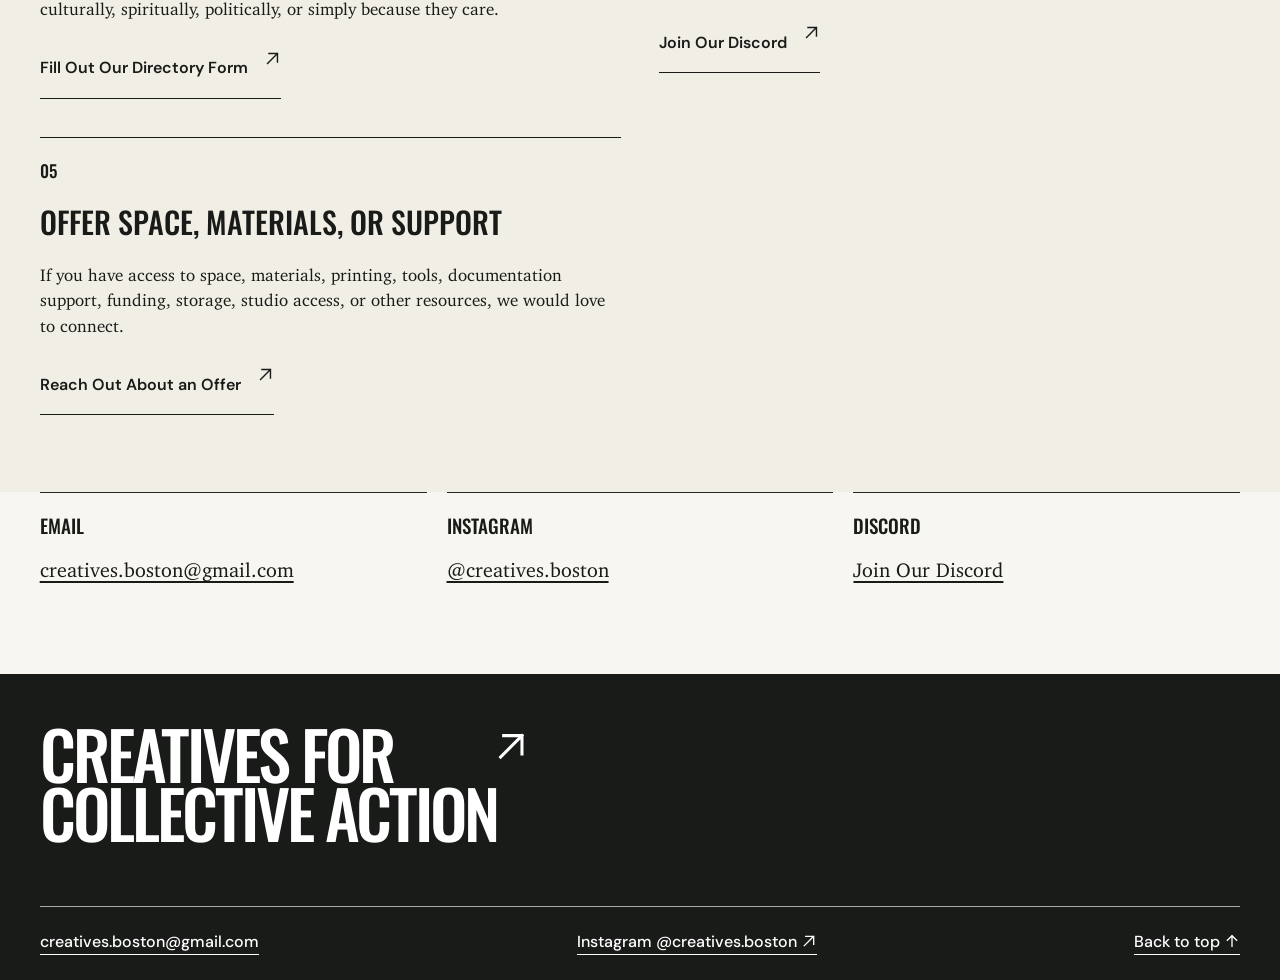
<file: get-involved.html>
<!doctype html>
<html lang="en">
  <head>
    <meta charset="utf-8" />
    <meta name="viewport" content="width=device-width, initial-scale=1" />
    <meta name="theme-color" content="#f8f6f0" />
    <meta name="description" content="Join Creatives for Collective Action: collaborate, offer support, meet artists, and connect with the collective." />
    <title>Get Involved | Creatives for Collective Action</title>
    <link rel="stylesheet" href="styles.css" />
    <script src="script.js" defer></script>
  </head>
  <body>
    <a class="skip-link" href="#main">Skip to content</a>
    <header class="site-header" id="top">
      <a class="wordmark" href="index.html" aria-label="Creatives for Collective Action, home">
        <img class="brand-logo" src="images/cca-logo.png" alt="" width="2000" height="2000" />
      </a>
      <button class="menu-toggle" type="button" aria-expanded="false" aria-controls="site-nav" aria-label="Open menu"><span></span><span></span></button>
      <nav class="site-nav" id="site-nav" aria-label="Main navigation">
        <a href="index.html">Home</a>
        <a href="about.html">About</a>
        <a href="projects-events.html">Projects &amp; Events</a>
        <a href="get-involved.html" aria-current="page">Get Involved</a>
        <a href="contact.html">Contact</a>
      </nav>
    </header>
    <main id="main">
      <section class="inner-hero get-involved-opening section-pad"><h1>Get Involved</h1><p class="inner-intro">Creatives for Collective Action is gathering artists, organizers, activists, cultural workers, justice organizations, community groups, cultural spaces, and supporters who want to use creativity in service of collective action.</p></section>
      <section class="volunteer-opportunities section-pad" id="volunteer-opportunities" aria-labelledby="volunteer-title">
        <h2 class="eyebrow" id="volunteer-title">Volunteering Opportunities</h2>
        <h3>We are looking for people to help on our upcoming projects</h3>
        <p class="volunteer-roles">Creative Coordinator, Communications Coordinator, and General Applicants</p>
        <a class="text-link" href="https://docs.google.com/document/d/1ZkoAwhIl1eGXsy5xnsXV-S4MVhQWUtsVQBlw2C2FeE4/edit?usp=sharing" target="_blank" rel="noopener noreferrer">Read the volunteer opportunity descriptions <span aria-hidden="true"><svg class="arrow-icon" viewBox="0 0 24 24" width="24" height="24" fill="none" stroke="currentColor" stroke-width="2" stroke-linecap="square" stroke-linejoin="miter" aria-hidden="true" focusable="false"><path d="M5 19 19 5 M7 5h12v12" /></svg></span></a>
      </section>

      <section class="contact-paths-section section-pad"><div class="contact-paths"><div><span>01</span><strong>Follow Us For Opportunities and Events</strong><p>Follow us on social media to keep an eye out for projects and commission as well as other opportunities to participate in art builds, share skills, collaborate on projects, or be contacted about future paid or solidarity-based opportunities.</p><a class="text-link" href="https://www.instagram.com/creatives.boston/" target="_blank" rel="noopener noreferrer">Follow Us <span aria-hidden="true"><svg class="arrow-icon" viewBox="0 0 24 24" width="24" height="24" fill="none" stroke="currentColor" stroke-width="2" stroke-linecap="square" stroke-linejoin="miter" aria-hidden="true" focusable="false"><path d="M5 19 19 5 M7 5h12v12" /></svg></span></a></div><div><span>02</span><strong>Reach Out to Collaborate With Us</strong><p>Are you working on a campaign, community initiative, event, fundraiser, or justice-based project that could use creative support?</p><a class="text-link" href="contact.html#contact-form">Reach Out About a Collaboration <span aria-hidden="true"><svg class="arrow-icon" viewBox="0 0 24 24" width="24" height="24" fill="none" stroke="currentColor" stroke-width="2" stroke-linecap="square" stroke-linejoin="miter" aria-hidden="true" focusable="false"><path d="M5 19 19 5 M7 5h12v12" /></svg></span></a></div><div><span>03</span><strong>Join Our Creatives Directory</strong><p>You do not need to be a professional artist to fill this out. We welcome people who make art professionally, casually, collaboratively, experimentally, culturally, spiritually, politically, or simply because they care.</p><a class="text-link" href="https://docs.google.com/forms/d/e/1FAIpQLSdnI5W1B-QUN0duODjOq2QEKSTW1XynmpF2ZCRffenxVcrFng/viewform" target="_blank" rel="noopener noreferrer">Fill Out Our Directory Form <span aria-hidden="true"><svg class="arrow-icon" viewBox="0 0 24 24" width="24" height="24" fill="none" stroke="currentColor" stroke-width="2" stroke-linecap="square" stroke-linejoin="miter" aria-hidden="true" focusable="false"><path d="M5 19 19 5 M7 5h12v12" /></svg></span></a></div><div><span>04</span><strong>Join Our Discord</strong><p>Join our discord to meet, chat, and collaborate with artists around MA and the Boston area</p><a class="text-link" href="https://discord.gg/WrZ8e3az" target="_blank" rel="noopener noreferrer">Join Our Discord <span aria-hidden="true"><svg class="arrow-icon" viewBox="0 0 24 24" width="24" height="24" fill="none" stroke="currentColor" stroke-width="2" stroke-linecap="square" stroke-linejoin="miter" aria-hidden="true" focusable="false"><path d="M5 19 19 5 M7 5h12v12" /></svg></span></a></div><div><span>05</span><strong>Offer Space, Materials, or Support</strong><p>If you have access to space, materials, printing, tools, documentation support, funding, storage, studio access, or other resources, we would love to connect.</p><a class="text-link" href="contact.html#contact-form">Reach Out About an Offer <span aria-hidden="true"><svg class="arrow-icon" viewBox="0 0 24 24" width="24" height="24" fill="none" stroke="currentColor" stroke-width="2" stroke-linecap="square" stroke-linejoin="miter" aria-hidden="true" focusable="false"><path d="M5 19 19 5 M7 5h12v12" /></svg></span></a></div></div></section>
      <section class="get-involved-links section-pad" aria-label="Email, Instagram, and Discord">
        <div class="contact-information contact-information--horizontal"><div><span>Email</span><strong><a href="mailto:creatives.boston@gmail.com">creatives.boston@gmail.com</a></strong></div><div><span>Instagram</span><strong><a href="https://www.instagram.com/creatives.boston/" target="_blank" rel="noopener noreferrer">@creatives.boston</a></strong></div><div><span>Discord</span><strong><a href="https://discord.gg/WrZ8e3az" target="_blank" rel="noopener noreferrer">Join Our Discord</a></strong></div></div>
      </section>
    </main>
    <footer class="site-footer section-pad">
      <a class="footer-wordmark" href="index.html">Creatives for<br />Collective Action<span class="footer-arrow" aria-hidden="true"><svg class="arrow-icon" viewBox="0 0 24 24" width="24" height="24" fill="none" stroke="currentColor" stroke-width="2" stroke-linecap="square" stroke-linejoin="miter" aria-hidden="true" focusable="false"><path d="M5 19 19 5 M7 5h12v12" /></svg></span></a>
      <div class="footer-bottom"><a href="mailto:creatives.boston@gmail.com">creatives.boston@gmail.com</a><a href="https://www.instagram.com/creatives.boston/" target="_blank" rel="noopener noreferrer">Instagram @creatives.boston <span aria-hidden="true"><svg class="arrow-icon" viewBox="0 0 24 24" width="24" height="24" fill="none" stroke="currentColor" stroke-width="2" stroke-linecap="square" stroke-linejoin="miter" aria-hidden="true" focusable="false"><path d="M5 19 19 5 M7 5h12v12" /></svg></span></a><a href="#top">Back to top <span aria-hidden="true"><svg class="arrow-icon" viewBox="0 0 24 24" width="24" height="24" fill="none" stroke="currentColor" stroke-width="2" stroke-linecap="square" stroke-linejoin="miter" aria-hidden="true" focusable="false"><path d="M12 20V4 M5 11l7-7 7 7" /></svg></span></a></div>
    </footer>
</body>
</html>
</file>
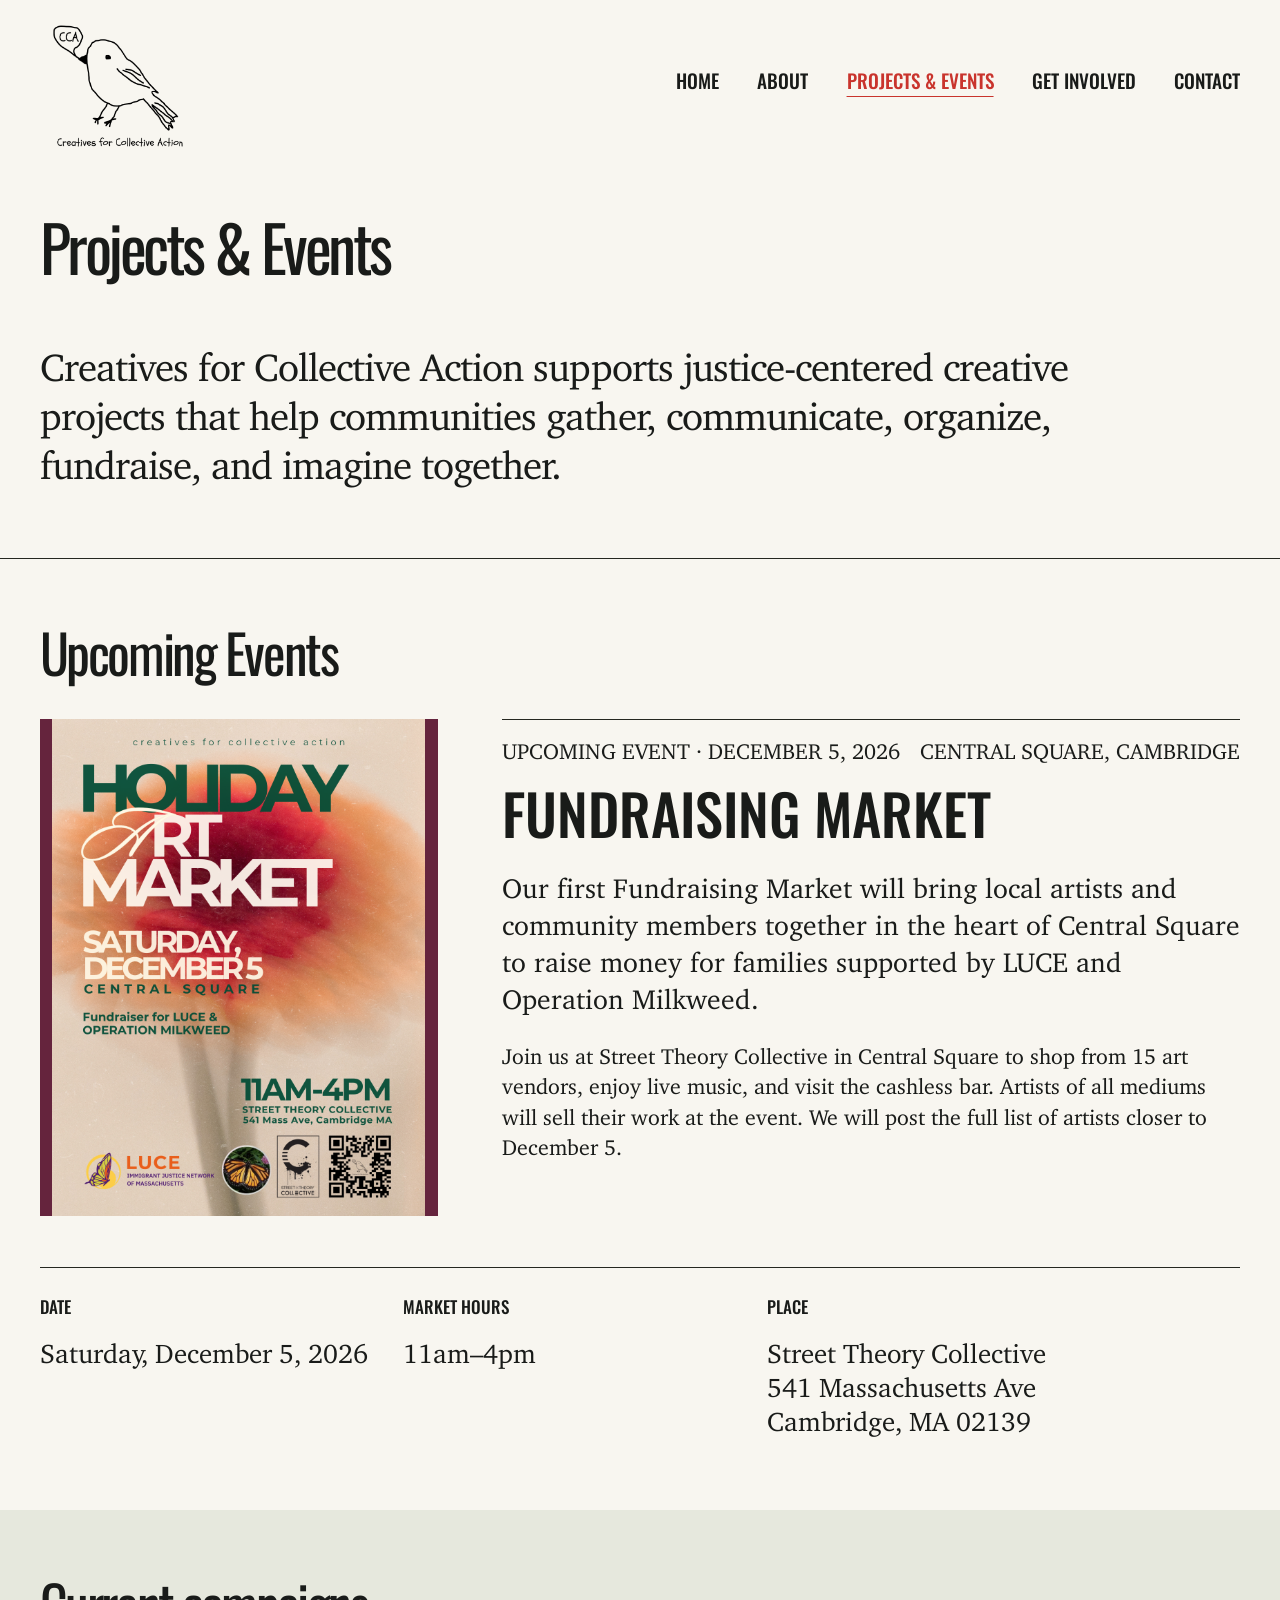
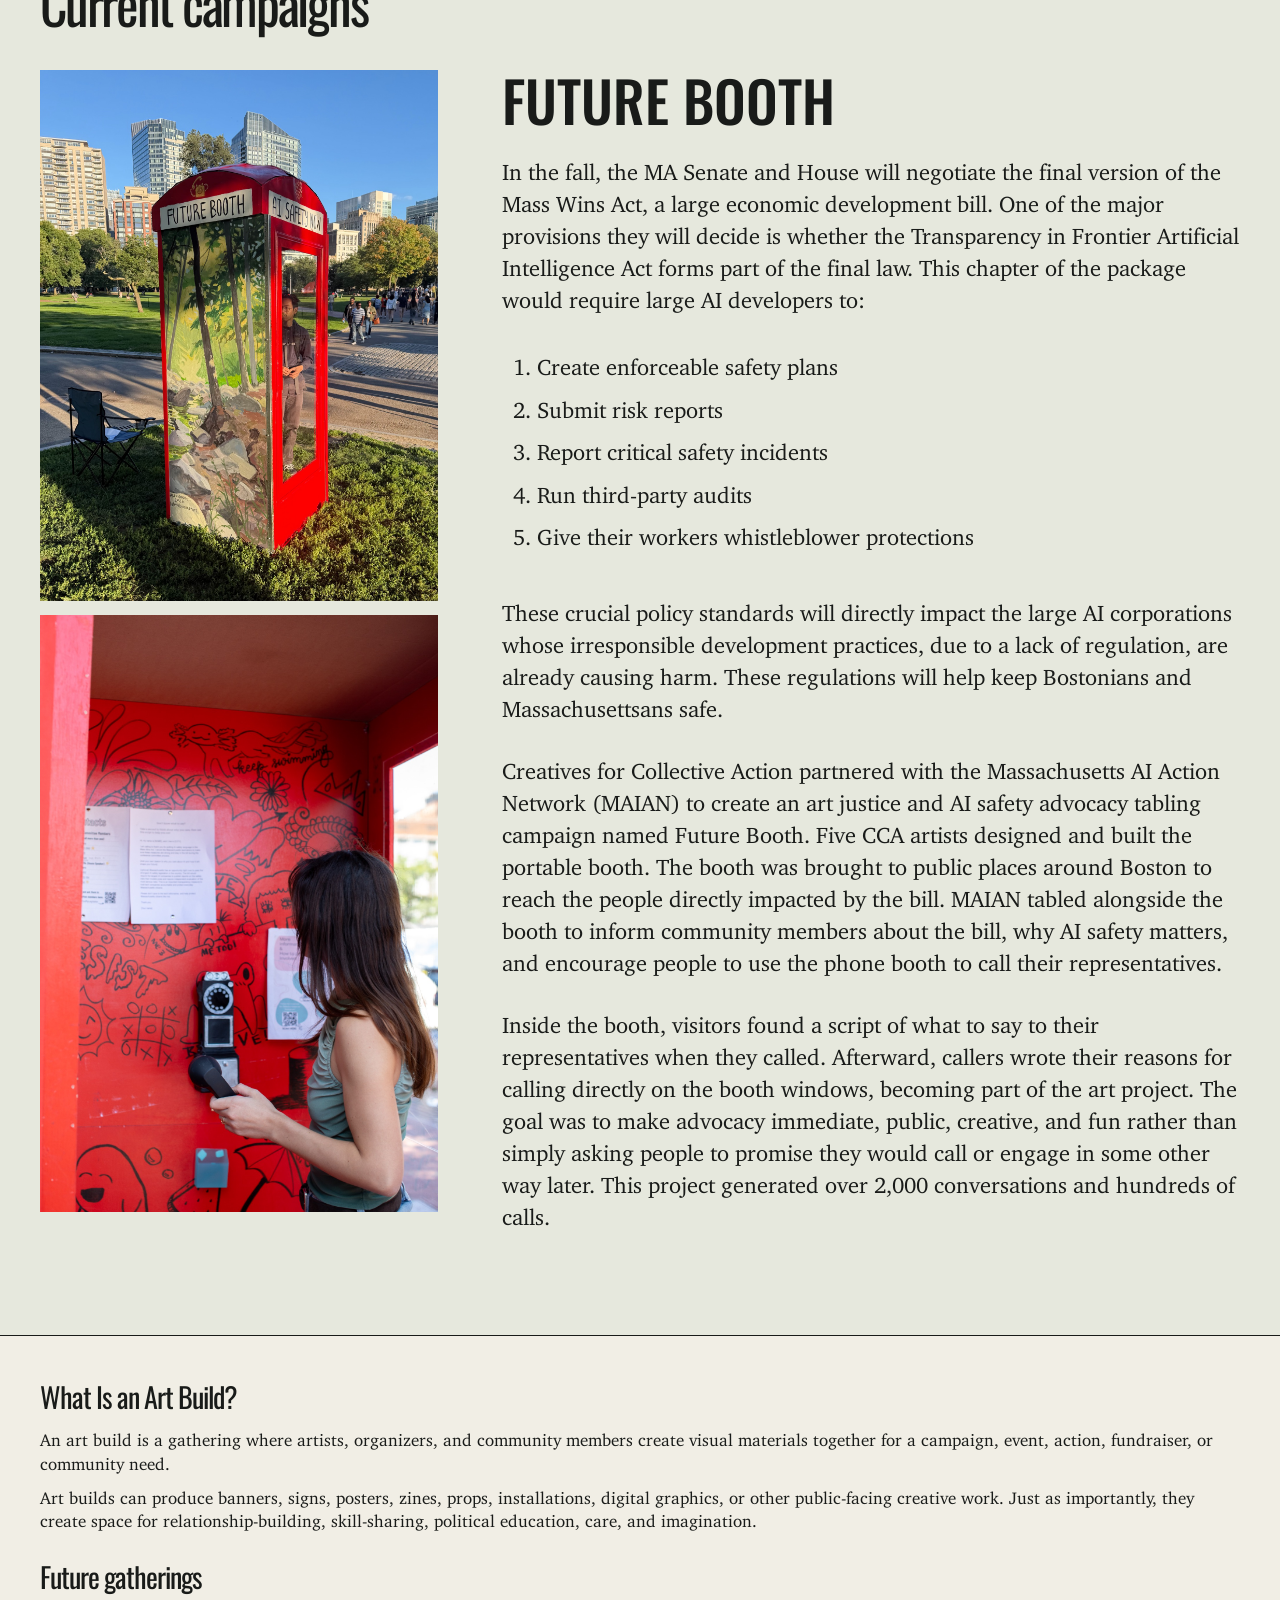
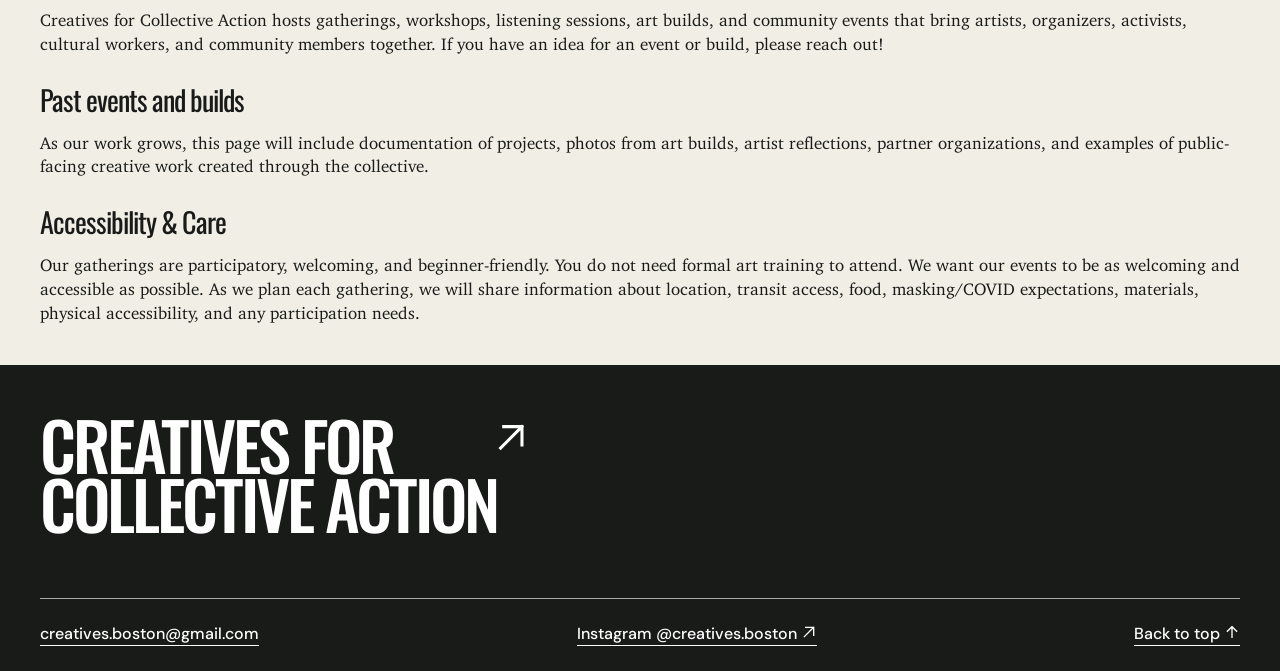
<file: projects-events.html>
<!doctype html>
<html lang="en">
  <head>
    <meta charset="utf-8" />
    <meta name="viewport" content="width=device-width, initial-scale=1" />
    <meta name="theme-color" content="#f8f6f0" />
    <meta name="description" content="Explore the Fundraising Art Market, Future Booth, and creative gatherings." />
    <title>Projects & Events | Creatives for Collective Action</title>
    <link rel="stylesheet" href="styles.css" />
    <script src="script.js" defer></script>
  </head>
  <body>
    <a class="skip-link" href="#main">Skip to content</a>
    <header class="site-header" id="top">
      <a class="wordmark" href="index.html" aria-label="Creatives for Collective Action, home">
        <img class="brand-logo" src="images/cca-logo.png" alt="" width="2000" height="2000" />
      </a>
      <button class="menu-toggle" type="button" aria-expanded="false" aria-controls="site-nav" aria-label="Open menu"><span></span><span></span></button>
      <nav class="site-nav" id="site-nav" aria-label="Main navigation">
        <a href="index.html">Home</a>
        <a href="about.html">About</a>
        <a href="projects-events.html" aria-current="page">Projects &amp; Events</a>
        <a href="get-involved.html">Get Involved</a>
        <a href="contact.html">Contact</a>
      </nav>
    </header>
    <main id="main">

      <section class="inner-hero projects-opening section-pad"><h1 class="projects-title">Projects &amp; Events</h1><p class="inner-intro">Creatives for Collective Action supports justice-centered creative projects that help communities gather, communicate, organize, fundraise, and imagine together.</p></section>
      <section class="upcoming-events" aria-labelledby="upcoming-events-title">
        <div class="projects-group-heading section-pad"><h2 id="upcoming-events-title">Upcoming Events</h2></div>
        <article class="market-event section-pad" id="art-market" aria-labelledby="market-title">
          <div class="market-event-grid">
            <div class="market-event-image image-slot image-slot--market" data-image-slot>
              <img src="images/holiday-art-market.png" alt="Holiday Art Market fundraiser for LUCE and Operation Milkweed, Saturday, December 5, 11am–4pm at Street Theory Collective, 541 Mass Ave, Cambridge, in Central Square" loading="lazy" />
            </div>
            <div class="market-event-copy">
              <div class="story-meta"><span>Upcoming event · December 5, 2026</span><span>Central Square, Cambridge</span></div>
              <h3 id="market-title">Fundraising Market</h3>
              <p class="market-lead">Our first Fundraising Market will bring local artists and community members together in the heart of Central Square to raise money for families supported by LUCE and Operation Milkweed.</p>
              <p>Join us at Street Theory Collective in Central Square to shop from 15 art vendors, enjoy live music, and visit the cashless bar. Artists of all mediums will sell their work at the event. We will post the full list of artists closer to December 5.</p>
            </div>
          </div>
          <div class="market-event-facts" aria-label="Art Market details">
            <div><span>Date</span><strong>Saturday, December 5, 2026</strong></div>
            <div><span>Market hours</span><strong>11am–4pm</strong></div>
            <div><span>Place</span><strong>Street Theory Collective<br />541 Massachusetts Ave<br />Cambridge, MA 02139</strong></div>
          </div>
        </article>
      </section>
      <section class="current-campaigns" aria-labelledby="current-campaigns-title">
        <div class="projects-group-heading section-pad"><h2 id="current-campaigns-title">Current campaigns</h2></div>
        <article class="booth-feature section-pad" id="future-booth" aria-labelledby="booth-title">
          <div class="booth-layout">
            <div class="booth-photo-stack">
              <img src="images/phone-booth.jpg" alt="The red Future Booth in a Boston park, with a landscape mural on its side" loading="lazy" width="1535" height="2048" />
              <img src="images/phone-booth-detail.jpg" alt="A visitor holds a telephone inside the Future Booth, beside community drawings and call resources" loading="lazy" width="1365" height="2048" />
            </div>
            <div class="booth-copy">
        <h3 id="booth-title">Future Booth</h3>
        <p>In the fall, the MA Senate and House will negotiate the final version of the Mass Wins Act, a large economic development bill. One of the major provisions they will decide is whether the Transparency in Frontier Artificial Intelligence Act forms part of the final law. This chapter of the package would require large AI developers to:</p>
        <ol class="policy-list"><li>Create enforceable safety plans</li><li>Submit risk reports</li><li>Report critical safety incidents</li><li>Run third-party audits</li><li>Give their workers whistleblower protections</li></ol>
        <p>These crucial policy standards will directly impact the large AI corporations whose irresponsible development practices, due to a lack of regulation, are already causing harm. These regulations will help keep Bostonians and Massachusettsans safe.</p>
        <p>Creatives for Collective Action partnered with the Massachusetts AI Action Network (MAIAN) to create an art justice and AI safety advocacy tabling campaign named Future Booth. Five CCA artists designed and built the portable booth. The booth was brought to public places around Boston to reach the people directly impacted by the bill. MAIAN tabled alongside the booth to inform community members about the bill, why AI safety matters, and encourage people to use the phone booth to call their representatives.</p>
        <p>Inside the booth, visitors found a script of what to say to their representatives when they called. Afterward, callers wrote their reasons for calling directly on the booth windows, becoming part of the art project. The goal was to make advocacy immediate, public, creative, and fun rather than simply asking people to promise they would call or engage in some other way later. This project generated over 2,000 conversations and hundreds of calls.</p>
            </div>
          </div>
        </article>
      </section>
      <section class="project-details section-pad" aria-label="Art builds and gatherings">
        <div class="project-details-block">
          <h2>What Is an Art Build?</h2>
          <p>An art build is a gathering where artists, organizers, and community members create visual materials together for a campaign, event, action, fundraiser, or community need.</p>
          <p>Art builds can produce banners, signs, posters, zines, props, installations, digital graphics, or other public-facing creative work. Just as importantly, they create space for relationship-building, skill-sharing, political education, care, and imagination.</p>
        </div>
        <div class="project-details-block">
          <h2>Future gatherings</h2>
          <p>Creatives for Collective Action hosts gatherings, workshops, listening sessions, art builds, and community events that bring artists, organizers, activists, cultural workers, and community members together. If you have an idea for an event or build, please reach out!</p>
        </div>
        <div class="project-details-block">
          <h2>Past events and builds</h2>
          <p>As our work grows, this page will include documentation of projects, photos from art builds, artist reflections, partner organizations, and examples of public-facing creative work created through the collective.</p>
        </div>
        <div class="project-details-block">
          <h2>Accessibility & Care</h2>
          <p>Our gatherings are participatory, welcoming, and beginner-friendly. You do not need formal art training to attend. We want our events to be as welcoming and accessible as possible. As we plan each gathering, we will share information about location, transit access, food, masking/COVID expectations, materials, physical accessibility, and any participation needs.</p>
        </div>
      </section>

    </main>
    <footer class="site-footer section-pad">
      <a class="footer-wordmark" href="index.html">Creatives for<br />Collective Action<span class="footer-arrow" aria-hidden="true"><svg class="arrow-icon" viewBox="0 0 24 24" width="24" height="24" fill="none" stroke="currentColor" stroke-width="2" stroke-linecap="square" stroke-linejoin="miter" aria-hidden="true" focusable="false"><path d="M5 19 19 5 M7 5h12v12" /></svg></span></a>
      <div class="footer-bottom"><a href="mailto:creatives.boston@gmail.com">creatives.boston@gmail.com</a><a href="https://www.instagram.com/creatives.boston/" target="_blank" rel="noopener noreferrer">Instagram @creatives.boston <span aria-hidden="true"><svg class="arrow-icon" viewBox="0 0 24 24" width="24" height="24" fill="none" stroke="currentColor" stroke-width="2" stroke-linecap="square" stroke-linejoin="miter" aria-hidden="true" focusable="false"><path d="M5 19 19 5 M7 5h12v12" /></svg></span></a><a href="#top">Back to top <span aria-hidden="true"><svg class="arrow-icon" viewBox="0 0 24 24" width="24" height="24" fill="none" stroke="currentColor" stroke-width="2" stroke-linecap="square" stroke-linejoin="miter" aria-hidden="true" focusable="false"><path d="M12 20V4 M5 11l7-7 7 7" /></svg></span></a></div>
    </footer>
  </body>
</html>
</file>
<file: styles.css>
@import url('https://fonts.googleapis.com/css2?family=DM+Sans:wght@400;500;600;700&family=Oswald:wght@400;500;600;700&display=swap');

@font-face{font-family:'Charter';font-style:normal;font-weight:400;font-display:swap;src:url('fonts/charter_regular.woff2') format('woff2')}
@font-face{font-family:'Charter';font-style:italic;font-weight:400;font-display:swap;src:url('fonts/charter_italic.woff2') format('woff2')}
@font-face{font-family:'Charter';font-style:normal;font-weight:700;font-display:swap;src:url('fonts/charter_bold.woff2') format('woff2')}
@font-face{font-family:'Charter';font-style:italic;font-weight:700;font-display:swap;src:url('fonts/charter_bold_italic.woff2') format('woff2')}
:root{--paper:#f8f6f0;--ink:#191b19;--red:#c9342d;--orange:#ea6d41;--line:#252720;--muted:#5c5e58;--serif:'Charter',serif;--sans:'DM Sans',Arial,sans-serif;--condensed:'Oswald','Arial Narrow',Impact,sans-serif}
*{box-sizing:border-box}html{scroll-behavior:smooth}body{margin:0;background:var(--paper);color:var(--ink);font-family:var(--serif);font-size:16px}button,a{font:inherit}a{color:inherit}button{cursor:pointer}img{display:block;max-width:100%}::selection{background:var(--red);color:#fff}section[id]{scroll-margin-top:88px}
.skip-link{position:absolute;z-index:100;top:-100px;left:1rem;background:#fff;padding:1rem}.skip-link:focus{top:1rem}a:focus-visible,button:focus-visible{outline:3px solid var(--orange);outline-offset:4px}
.section-pad{padding-left:clamp(24px,3.1vw,54px);padding-right:clamp(24px,3.1vw,54px)}.eyebrow{margin:0 0 24px;text-transform:uppercase;font:600 clamp(16px,1.45vw,19px)/1.25 var(--condensed);letter-spacing:.055em}.centered{text-align:center}.text-link{display:inline-flex;align-items:center;justify-content:space-between;gap:38px;min-width:140px;padding:6px 0;border-bottom:1px solid currentColor;text-decoration:none;font:600 16px/1.4 var(--sans)}.text-link span{font-size:22px;line-height:1;transition:transform .2s}.text-link:hover span{transform:translate(3px,-3px)}h1,h2,h3,p{margin-top:0}h1,h2,h3,h4,h5,h6{font-family:var(--condensed);font-weight:normal}h1 em,h2 em{font-weight:normal;font-style:italic}
.site-header{min-height:96px;padding:20px clamp(24px,3.1vw,54px);display:flex;align-items:center;justify-content:space-between;gap:32px;background:var(--paper);position:relative;z-index:10}.wordmark{display:inline-flex;align-items:center;gap:13px;color:var(--ink);text-decoration:none;font:600 18px/.99 var(--condensed);letter-spacing:-.035em}.wordmark strong{font-weight:700}.wordmark-symbol{display:flex;flex-direction:column;justify-content:center;gap:4px;width:31px;height:36px}.wordmark-symbol span{height:6px;background:var(--red);display:block}.wordmark-symbol span:nth-child(2){width:65%}.wordmark-symbol span:nth-child(3){width:90%}.site-nav{display:flex;align-items:center;gap:clamp(18px,3vw,56px);margin:auto}.site-nav a{font:500 clamp(16px,1.5vw,21px)/1 var(--condensed);text-transform:uppercase;text-decoration:none}.site-nav a:hover{color:var(--red)}.menu-toggle{display:none}
.site-header{min-height:0;padding-top:4px;padding-bottom:4px}.wordmark{display:block;flex:none}.brand-logo{width:clamp(145px,12vw,180px);height:auto;mix-blend-mode:multiply}.site-nav{margin:0 0 0 auto}
@media(max-width:900px){.brand-logo{width:145px}}
@media(max-width:650px){.brand-logo{width:130px}.site-header{padding-top:2px;padding-bottom:2px}}
.hero{padding-top:clamp(94px,12vw,194px);padding-bottom:54px}.hero h1{margin:0 auto;max-width:1400px;text-align:center;font:normal clamp(68px,10.3vw,164px)/.93 var(--condensed);text-transform:uppercase;letter-spacing:-.045em}.hero h1 em{display:block;font-family:var(--condensed);font-size:.74em;text-transform:none;letter-spacing:-.07em}.hero-intro{font:normal clamp(24px,3vw,42px)/1.24 var(--serif);max-width:980px;text-align:center;margin:55px auto 33px;letter-spacing:-.025em}.hero-actions{display:flex;justify-content:center;gap:45px;flex-wrap:wrap;margin:0 auto 104px}.hero-image{height:clamp(440px,60vw,820px)}.image-caption{padding:14px 0;display:flex;justify-content:space-between;gap:16px;text-transform:uppercase;font:500 16px/1.3 var(--serif);letter-spacing:.04em}
.image-slot{position:relative;overflow:hidden;background:#e4dfd5}.image-slot>img{position:absolute;inset:0;width:100%;height:100%;object-fit:cover;opacity:0;z-index:2}.image-slot.has-image>img{opacity:1}.slot-placeholder{position:absolute;inset:0;display:flex;flex-direction:column;justify-content:space-between;padding:clamp(20px,3vw,45px);color:#fff}.placeholder-top,.placeholder-bottom{position:relative;z-index:1;font:500 clamp(16px,1.8vw,24px)/1.1 var(--condensed);text-transform:uppercase;letter-spacing:.04em}.placeholder-bottom{font-size:clamp(21px,3vw,42px)}.placeholder-bottom small{font:500 16px/1.3 var(--serif);text-transform:none;letter-spacing:0}.image-slot--hero{background:#ac362f}.image-slot--hero .slot-placeholder{background:radial-gradient(ellipse at 85% 80%,#e8793f 0%,transparent 47%),linear-gradient(125deg,#8b292c,#d94b36 60%,#982c30)}.placeholder-shapes{position:absolute;inset:18% 7% 13%;display:flex;align-items:center;justify-content:space-between;opacity:.78;transform:rotate(-7deg)}.placeholder-shapes i{width:24%;height:78%;background:#f3b99b;transform:skew(-10deg);border-radius:50% 50% 1% 1%}.placeholder-shapes i:nth-child(2){height:108%;background:#111b19;transform:skew(13deg)}.placeholder-shapes i:nth-child(3){background:#ffd79f;transform:skew(-18deg)}
.manifesto{padding-top:clamp(95px,12vw,180px);padding-bottom:clamp(95px,12vw,180px);border-top:1px solid var(--line)}.manifesto h2{max-width:1260px;font:normal clamp(52px,6.9vw,110px)/1.04 var(--condensed);letter-spacing:-.058em}.manifesto h2 em{color:var(--red)}.manifesto-copy{display:grid;grid-template-columns:1fr auto;align-items:end;gap:40px;margin-top:85px;margin-left:40%;}.manifesto-copy p{font:normal clamp(23px,2.45vw,36px)/1.3 var(--serif);letter-spacing:-.02em;margin:0}.round-link{width:86px;height:86px;border:1px solid var(--line);border-radius:50%;display:grid;place-items:center;text-decoration:none;font-size:34px;flex:none;transition:background .2s,color .2s}.round-link:hover{background:var(--ink);color:#fff}
.feature--red{background:var(--red);color:#fff}.feature-heading{padding-top:clamp(75px,9vw,130px);padding-bottom:64px}.feature-heading h2{font:normal clamp(70px,11vw,160px)/.98 var(--condensed);text-transform:uppercase;letter-spacing:-.04em;margin:0 0 34px}.feature-heading h2 em{font-family:var(--condensed);font-size:.78em;text-transform:none;letter-spacing:-.065em}.feature-heading>p:last-child{max-width:790px;font:normal clamp(21px,2.4vw,32px)/1.36 var(--serif);margin:0}.feature-image{height:clamp(480px,67vw,950px)}.image-slot--project{background:#e7986a}.image-slot--project .slot-placeholder{background:radial-gradient(circle at 50% 55%,#e2a56b 0%,#bc5337 65%,#862f2c 100%)}.booth-illustration{position:absolute;top:15%;left:50%;transform:translateX(-50%) rotate(-5deg);width:min(37%,300px);height:72%;border:14px solid #8d161b;background:#da3333;box-shadow:17px 25px 0 #772127,28px 38px 50px #51211977;display:flex;flex-direction:column;align-items:center;padding:12px}.booth-illustration:before{content:'';position:absolute;bottom:100%;width:calc(100% + 30px);height:55px;border-radius:65% 65% 0 0;background:#8d161b}.booth-illustration b{background:#f4dfc1;color:#a5282a;text-align:center;font:600 clamp(16px,2vw,26px) var(--condensed);width:100%;padding:5px}.booth-illustration span{border:8px solid #8d161b;width:92%;height:75%;margin-top:12px;background:repeating-linear-gradient(90deg,#f6d2a650 0 16%,#932c2b 16% 20%),linear-gradient(#e4bb96,#eccba9);box-shadow:inset 0 0 0 5px #f0c69a}.project-story{display:grid;grid-template-columns:1fr 1fr;gap:9%;padding-top:54px;padding-bottom:95px}.project-story h3{font:500 clamp(52px,6vw,90px)/1.08 var(--condensed);text-transform:uppercase;margin:0}.project-story p:not(.eyebrow){font:normal clamp(22px,2vw,29px)/1.34 var(--serif);max-width:680px;margin:0 0 35px}
.about{padding-top:clamp(100px,12vw,190px);padding-bottom:clamp(100px,12vw,190px)}.about-heading h2,.audience h2,.events h2,.contact h2{font:normal clamp(61px,7.5vw,120px)/1.02 var(--condensed);letter-spacing:-.065em;margin:0 0 clamp(60px,7vw,112px)}.about-heading h2 em,.audience h2 em,.events h2 em{color:var(--red)}.about-grid{display:grid;grid-template-columns:46% 1fr;align-items:start;gap:clamp(40px,8vw,150px)}.about-image{aspect-ratio:4/5;background:#d8cebb}.image-slot--portrait .slot-placeholder{color:var(--ink);background:linear-gradient(145deg,#f3d5a5,#c0bdaf 60%,#859994)}.placeholder-type{font:600 clamp(72px,11vw,155px)/.84 var(--condensed);letter-spacing:-.05em;transform:rotate(-6deg);align-self:center;margin:auto 0}.about-copy .lead{font:normal clamp(26px,2.6vw,39px)/1.25 var(--serif);letter-spacing:-.025em}.about-copy>p:not(.lead){font:normal clamp(16px,1.38vw,21px)/1.6 var(--serif);max-width:680px}.principles{margin-top:70px;border-top:1px solid var(--line)}.principles>div{display:grid;grid-template-columns:45px 130px 1fr;gap:12px;align-items:baseline;padding:22px 0;border-bottom:1px solid var(--line)}.principles span{font:500 16px var(--condensed)}.principles strong{font:500 26px var(--condensed);text-transform:uppercase}.principles p{font:normal 16px/1.45 var(--serif);margin:0}
.audience{background:#1e2623;color:#f9f7ef;padding-top:clamp(90px,11vw,170px);padding-bottom:clamp(105px,12vw,190px)}.audience h2 em{color:#ea8c69}.audience-list{border-top:1px solid #ffffff90}.audience-list>div{display:grid;grid-template-columns:7% 38% 1fr 36px;align-items:center;gap:22px;border-bottom:1px solid #ffffff90;padding:34px 0}.row-number{font:500 18px var(--condensed)}.audience h3{font:500 clamp(27px,3.2vw,48px)/1.12 var(--condensed);text-transform:uppercase;margin:0}.audience-list p{max-width:480px;font:normal clamp(16px,1.45vw,21px)/1.5 var(--serif);margin:0}.row-arrow{font-size:25px}
.events{padding-top:clamp(100px,12vw,190px);padding-bottom:clamp(100px,12vw,190px)}.events-heading{display:grid;grid-template-columns:1.5fr .6fr;gap:65px;align-items:end}.events-heading>p{font:normal clamp(19px,1.9vw,27px)/1.4 var(--serif);max-width:410px;margin-bottom:clamp(60px,7vw,112px)}.events-layout{display:grid;grid-template-columns:1.5fr .65fr;gap:clamp(34px,5vw,80px);align-items:end}.events-image{aspect-ratio:1.42;background:#e7c37a}.image-slot--events .slot-placeholder{background:linear-gradient(135deg,#f1ba62,#e36e4c 52%,#a53631);color:#282c26}.events-note{padding:0 0 8px}.events-note h3{font:normal clamp(33px,3.2vw,52px)/1.14 var(--condensed);letter-spacing:-.04em}.events-note>p{font:normal 18px/1.55 var(--serif);margin-bottom:30px}
.contact{background:#e5e8db;padding-top:clamp(100px,13vw,210px);padding-bottom:clamp(95px,11vw,175px)}.contact h2{max-width:1200px;margin-bottom:55px}.contact h2 em{color:var(--red)}.contact>p:not(.eyebrow):not(.contact-note){font:normal clamp(23px,2.5vw,35px)/1.32 var(--serif);max-width:860px}.contact-paths{display:grid;grid-template-columns:repeat(3,1fr);gap:38px;margin-top:95px}.contact-paths>div{border-top:1px solid var(--ink);padding-top:20px}.contact-paths span{font:500 17px var(--condensed);display:block;margin-bottom:22px}.contact-paths strong{display:block;font:500 clamp(26px,2.7vw,43px)/1.1 var(--condensed);text-transform:uppercase;margin-bottom:20px}.contact-paths p{font:normal 17px/1.5 var(--serif);max-width:310px}.contact-note{margin:80px 0 0;font-size:16px;color:#444b44;border-left:2px solid var(--red);padding-left:16px}
.site-footer{background:var(--ink);color:#fff;padding-top:90px;padding-bottom:30px}.footer-wordmark{display:block;position:relative;width:fit-content;font:500 clamp(58px,10vw,170px)/.88 var(--condensed);text-transform:uppercase;letter-spacing:-.045em;text-decoration:none}.footer-arrow{position:absolute;top:0;right:-.9em;font:normal .55em var(--sans)}.footer-bottom{margin-top:130px;padding-top:24px;border-top:1px solid #a6aaa4;display:flex;justify-content:space-between;gap:25px;flex-wrap:wrap;font:500 16px/1.4 var(--sans)}.footer-bottom a{text-decoration:none;border-bottom:1px solid currentColor}
@media(max-width:900px){.site-header{min-height:76px}.menu-toggle{width:44px;height:44px;border:0;background:none;display:flex;flex-direction:column;justify-content:center;gap:7px;align-items:center}.menu-toggle span{display:block;width:26px;height:2px;background:var(--ink)}.site-nav{display:none;position:absolute;top:100%;left:0;right:0;background:var(--paper);padding:20px 24px 28px;border-bottom:1px solid var(--ink);flex-direction:column;align-items:flex-start;gap:25px}.site-nav.is-open{display:flex}.site-nav a{font-size:30px}.hero-actions{margin-bottom:65px}.manifesto-copy{margin-left:18%}.project-story{gap:40px}.about-grid{grid-template-columns:42% 1fr;gap:36px}.principles>div{grid-template-columns:30px 1fr}.principles p{grid-column:2}.events-heading{grid-template-columns:1fr}.events-heading>p{margin:0 0 58px}.events-layout{grid-template-columns:1.2fr 1fr}}
@media(max-width:650px){.wordmark{font-size:16px}.wordmark-symbol{width:25px}.hero{padding-top:100px}.hero h1{font-size:clamp(57px,13.5vw,91px)}.hero h1 em{font-size:.82em}.hero-intro{font-size:25px;margin-top:42px}.hero-actions{gap:14px 28px}.text-link{font-size:16px;min-width:128px;gap:12px}.hero-image{height:520px}.image-caption{font-size:16px}.manifesto h2{font-size:clamp(48px,10vw,72px)}.manifesto-copy{margin:55px 0 0;grid-template-columns:1fr}.manifesto-copy p{font-size:23px}.round-link{width:66px;height:66px}.feature-heading h2{font-size:clamp(68px,14vw,105px)}.feature-image{height:560px}.booth-illustration{width:52%;height:62%;top:20%;border-width:9px}.booth-illustration:before{height:38px}.project-story{grid-template-columns:1fr;gap:24px;padding-top:40px;padding-bottom:75px}.project-story p:not(.eyebrow){font-size:21px}.about-heading h2,.audience h2,.events h2,.contact h2{font-size:clamp(52px,11vw,80px);margin-bottom:60px}.about-grid{grid-template-columns:1fr}.about-image{max-height:640px}.about-copy .lead{font-size:28px}.placeholder-type{font-size:clamp(95px,22vw,150px)}.audience-list>div{grid-template-columns:35px 1fr 25px;gap:12px;padding:25px 0}.audience h3{font-size:29px}.audience-list p{grid-column:2;grid-row:2}.row-arrow{grid-column:3;grid-row:1}.events-layout{grid-template-columns:1fr}.events-note{padding:0}.contact-paths{grid-template-columns:1fr;margin-top:70px;gap:38px}.contact-paths strong{font-size:32px}.contact-note{margin-top:60px}.footer-wordmark{font-size:clamp(54px,12.5vw,85px)}.footer-bottom{margin-top:95px;flex-direction:column}.slot-placeholder{padding:22px}.placeholder-bottom{font-size:25px}}
@media(prefers-reduced-motion:reduce){html{scroll-behavior:auto}*,*:before,*:after{transition-duration:.01ms!important;animation-duration:.01ms!important}}

/* Multi-page layout */
.site-nav a[aria-current=page]{color:var(--red);text-decoration:underline;text-underline-offset:7px}
.hero-image>.image-slot,.feature-image>.image-slot,.about-image>.image-slot,.events-image>.image-slot{height:100%}
.feature-image{overflow:hidden}
.booth-gallery{display:grid;grid-template-columns:repeat(2,minmax(0,1fr));gap:12px;background:var(--paper)}
.booth-gallery>.image-slot{min-width:0;height:100%}
.inner-hero{padding-top:clamp(110px,13vw,205px);padding-bottom:clamp(90px,10vw,150px);border-bottom:1px solid var(--line)}
.inner-hero h1{font:normal clamp(76px,11vw,170px)/.94 var(--condensed);text-transform:uppercase;letter-spacing:-.045em;max-width:1450px;margin:0 0 55px}
.inner-hero h1 em{font:.8em var(--condensed);text-transform:none;letter-spacing:-.07em}
.projects-opening{padding-top:clamp(86px,9vw,140px);padding-bottom:clamp(86px,9vw,140px)}
.projects-opening h1.projects-label{font:600 clamp(17px,1.7vw,23px)/1.25 var(--condensed);letter-spacing:.055em;text-transform:uppercase;margin:0 0 30px}
.inner-intro{max-width:1080px;font:normal clamp(25px,3.05vw,44px)/1.25 var(--serif);letter-spacing:-.025em;margin:0}
.home-stories{padding-top:clamp(90px,11vw,160px);padding-bottom:clamp(105px,12vw,185px)}
.stories-heading{display:flex;flex-wrap:wrap;align-items:end;justify-content:space-between;gap:38px;margin-bottom:66px}
.stories-heading h2,.pillars h2,.building h2,.theory h2,.vendor-call h2,.art-builds h2,.contact-details h2{font:normal clamp(55px,7.4vw,113px)/1.04 var(--condensed);letter-spacing:-.06em;margin:0}
.stories-heading h2 em,.pillars h2 em,.building h2 em,.theory h2 em,.vendor-call h2 em,.art-builds h2 em,.contact-details h2 em{color:var(--red)}
.story-grid{display:grid;grid-template-columns:1fr 1fr;gap:clamp(26px,4.3vw,70px)}
.story-image-link{display:block;text-decoration:none}
.story-image-link .image-slot{aspect-ratio:1.25}
.story-image-link:hover .image-slot>img{transform:scale(1.025)}
.story-image-link .image-slot>img{transition:transform .25s}
.story-card .image-slot--project>img{object-position:center 52%}
.story-meta{display:flex;justify-content:space-between;flex-wrap:wrap;gap:8px;margin:18px 0 23px;text-transform:uppercase;font:500 16px/1.3 var(--serif);border-top:1px solid var(--line);padding-top:12px}
.story-card h3{font:500 clamp(40px,4.4vw,70px)/1.05 var(--condensed);text-transform:uppercase;margin:0 0 18px}
.story-card h3 a{text-decoration:none;display:flex;justify-content:space-between;gap:10px}
.story-card h3 span{font:normal .55em var(--sans)}
.story-card>p{font:normal clamp(18px,1.7vw,25px)/1.38 var(--serif);max-width:580px}
.market-vendor{border-top:1px solid var(--line);margin-top:50px;padding-top:25px}
.market-vendor h4{font:normal clamp(28px,2.8vw,43px)/1.13 var(--condensed);letter-spacing:-.035em;margin:0 0 22px}
.market-vendor p:not(.eyebrow){font:normal clamp(17px,1.5vw,22px)/1.48 var(--serif);margin-bottom:20px}
.market-vendor .pill-button{margin-top:10px}
.image-slot--market{background:#f1d18b}
.image-slot--market .slot-placeholder{background:linear-gradient(130deg,#e8b777,#ea784f 48%,#ae3734)}
.market-illustration{align-self:center;margin:auto 0;width:100%;transform:rotate(-5deg);font:700 clamp(38px,6.4vw,102px)/.94 var(--condensed);letter-spacing:-.055em;text-align:center;text-transform:uppercase;color:#332b24;text-shadow:5px 6px 0 #f3d293}
.home-invitation{background:var(--red);color:#fff;padding-top:clamp(90px,11vw,160px);padding-bottom:clamp(90px,11vw,160px)}
.home-invitation h2{max-width:1200px;font:normal clamp(42px,6.3vw,95px)/1.08 var(--condensed);letter-spacing:-.04em;margin-bottom:55px}
.about-page{padding-top:clamp(90px,11vw,160px);padding-bottom:clamp(90px,11vw,160px)}
.about-page .about-copy h2{font:normal clamp(40px,4.2vw,70px)/1.08 var(--condensed);letter-spacing:-.04em;margin-bottom:35px}
.about-page .about-copy p:not(.eyebrow){font:normal clamp(17px,1.5vw,22px)/1.54 var(--serif);margin-bottom:25px}
.theory{background:#e7e9de;padding-top:clamp(95px,11vw,170px);padding-bottom:clamp(95px,11vw,170px)}
.theory h2{max-width:1300px;margin-bottom:85px}
.theory-text{max-width:850px;margin-left:auto}
.theory-text p{font:normal clamp(22px,2.5vw,36px)/1.35 var(--serif);letter-spacing:-.02em;margin-bottom:32px}
.pillars{padding-top:clamp(95px,11vw,170px);padding-bottom:clamp(95px,11vw,170px)}
.pillars h2{margin-bottom:75px}
.pillar-grid{display:grid;grid-template-columns:repeat(2,1fr);gap:65px 10%}
.pillar-grid article{border-top:1px solid var(--line);padding-top:22px}
.pillar-grid span{font:500 clamp(24px,2.7vw,40px) var(--condensed);text-transform:uppercase}
.pillar-grid p{font:normal clamp(19px,1.75vw,27px)/1.4 var(--serif);max-width:600px;margin:28px 0 0}
.welcome-note{max-width:850px;margin:85px 0 0 auto;font:normal clamp(22px,2.35vw,35px)/1.32 var(--serif)}
.building{padding-top:clamp(95px,11vw,170px);padding-bottom:clamp(95px,11vw,170px)}
.building h2{margin-bottom:80px}
.building-list{list-style:none;padding:0;margin:0 0 110px;border-top:1px solid var(--line)}
.building-list li{padding:19px 0 19px 36px;border-bottom:1px solid var(--line);font:normal clamp(19px,2vw,30px)/1.35 var(--serif);position:relative}
.building-list li:before{content:"";position:absolute;left:0;width:1em;height:1em;background:var(--red);-webkit-mask:url("data:image/svg+xml,%3Csvg xmlns='http://www.w3.org/2000/svg' viewBox='0 0 24 24' fill='none' stroke='black' stroke-width='2' stroke-linecap='square'%3E%3Cpath d='M5 19 19 5 M7 5h12v12'/%3E%3C/svg%3E") center/contain no-repeat;mask:url("data:image/svg+xml,%3Csvg xmlns='http://www.w3.org/2000/svg' viewBox='0 0 24 24' fill='none' stroke='black' stroke-width='2' stroke-linecap='square'%3E%3Cpath d='M5 19 19 5 M7 5h12v12'/%3E%3C/svg%3E") center/contain no-repeat}
.future-grid{display:grid;grid-template-columns:1fr 1fr;gap:8%}
.future-grid--single{grid-template-columns:minmax(0,850px)}
.future-grid article{border-top:4px solid var(--red);padding-top:26px}
.future-grid h3{font:normal clamp(32px,3.2vw,50px)/1.15 var(--condensed)}
.future-grid p:not(.eyebrow){font:normal clamp(16px,1.5vw,22px)/1.5 var(--serif)}
.team{background:#e5e8db;padding-top:clamp(75px,9vw,135px);padding-bottom:clamp(75px,9vw,135px)}
.team h2{font:500 clamp(55px,8vw,130px)/1.03 var(--condensed);text-transform:uppercase;margin-bottom:25px}
.team p:not(.eyebrow){font:normal 23px var(--serif);margin-bottom:45px}
.event-facts{background:var(--ink);color:#fff;display:grid;grid-template-columns:1fr 1fr 1.4fr;gap:25px;padding-top:50px;padding-bottom:55px}
.event-facts>div{border-top:1px solid #ffffffaa;padding-top:22px}
.event-facts span{display:block;font:500 17px var(--condensed);text-transform:uppercase;margin-bottom:14px}
.event-facts strong{font:normal clamp(24px,2.35vw,35px)/1.28 var(--serif)}
.vendor-call,.art-builds{display:grid;grid-template-columns:1fr 1fr;gap:9%;padding-top:clamp(100px,11vw,165px);padding-bottom:clamp(100px,11vw,165px)}
.vendor-copy p,.art-builds>div:last-child p{font:normal clamp(21px,2vw,29px)/1.42 var(--serif);margin:0 0 28px}
.pill-button{border:1px solid var(--ink);border-radius:100px;display:inline-flex;align-items:center;justify-content:space-between;gap:42px;padding:18px 24px;text-decoration:none;background:var(--ink);color:#fff;font:600 16px var(--sans);margin-top:10px}
.pill-button:hover{background:var(--red);border-color:var(--red)}
.booth-feature{background:#e6e8dd}
.booth-feature .feature-heading>p:last-child{color:var(--ink)}
.booth-feature .feature-heading{color:var(--ink)}
.booth-feature .project-story p{color:var(--ink)}
.booth-feature .project-story{color:var(--ink)}
.art-builds{background:#f1eee5}
.art-builds .text-link{margin-top:10px}
.accessibility{display:grid;grid-template-columns:1fr 1fr;gap:9%;margin-top:95px;border-top:1px solid var(--line)}
.accessibility>div{padding-top:25px}
.accessibility h3{font:500 32px var(--condensed);text-transform:uppercase;margin-bottom:20px}
.accessibility p{font:normal 20px/1.5 var(--serif);max-width:650px}
.contact-details{display:grid;grid-template-columns:1fr 1fr;gap:10%;padding-top:clamp(90px,11vw,160px);padding-bottom:clamp(90px,11vw,160px)}
.contact-details h2{margin-bottom:42px}
.contact-details>div:first-child>p:not(.eyebrow){font:normal clamp(22px,2.2vw,32px)/1.38 var(--serif);max-width:670px}
.contact-information{margin-top:75px}
.contact-information>div{display:grid;grid-template-columns:120px 1fr;gap:15px;border-top:1px solid var(--line);padding:20px 0}
.contact-information span{font:500 19px var(--condensed);text-transform:uppercase}
.contact-information strong{font:normal 20px/1.4 var(--serif)}
.contact-information a{color:inherit;text-decoration:underline;text-underline-offset:4px;overflow-wrap:anywhere}
.pending-detail{color:#6d7069}
.form-wrap{background:#e4e8dc;padding:clamp(25px,4vw,65px)}
.form-wrap h3{font:normal clamp(33px,3.5vw,56px)/1.13 var(--condensed);letter-spacing:-.035em}
.form-disclosure{font:normal 16px/1.45 var(--serif);border-left:2px solid var(--red);padding-left:12px;margin-bottom:36px}
#contact-form{display:grid;gap:12px}
#contact-form label{font:500 18px var(--condensed);text-transform:uppercase;margin-top:8px}
#contact-form input,#contact-form select,#contact-form textarea{width:100%;border:0;border-bottom:1px solid var(--ink);border-radius:0;background:transparent;color:var(--ink);padding:13px 0;font:normal 18px/1.4 var(--sans)}
#contact-form textarea{resize:vertical;min-height:150px;border:1px solid var(--ink);padding:13px 14px}
#contact-form .pill-button{width:fit-content;cursor:pointer;margin-top:18px}
#form-status,#form-error{font:normal 16px/1.4 var(--serif);margin:0}
#form-status[data-fs-active]{color:#215235;background:transparent}
#form-error[data-fs-active],.field-error[data-fs-active]{color:#992921;background:transparent}
.field-error{font:normal 16px/1.4 var(--serif)}
#contact-form [data-fs-success]:not([data-fs-active]),#contact-form [data-fs-error]:not([data-fs-active]){display:none}
#contact-form .pill-button:disabled{opacity:.6;cursor:wait}
.contact-paths-section{padding-top:clamp(90px,10vw,150px);padding-bottom:clamp(90px,10vw,150px);background:#f1eee5}
.contact-paths-section .contact-paths{margin-top:60px;grid-template-columns:repeat(2,minmax(0,1fr))}
.contact-paths-section .contact-paths p{max-width:none}
@media(max-width:650px){.contact-paths-section .contact-paths{grid-template-columns:1fr}}
.contact-details--simple .contact-information{margin-top:0}
.contact-paths-section .contact-paths strong{font-size:clamp(25px,2.35vw,38px)}
.inner-hero h1.about-title{font-size:clamp(68px,8.8vw,135px)}
.about-page .about-copy p.mission-lead{font:normal clamp(25px,2.7vw,40px)/1.25 var(--serif);letter-spacing:-.025em;margin-bottom:32px}
.theory h2{margin-bottom:85px}
.section-display{font:normal clamp(32px,4.1vw,62px)/1.14 var(--condensed);letter-spacing:-.045em;max-width:1100px;margin:0 0 80px}
.section-display em{color:var(--red)}
.team-grid{display:grid;grid-template-columns:1fr;gap:42px;margin:45px 0}
.team-grid article{border-top:1px solid var(--ink);padding-top:20px}
.founder-body{display:grid;grid-template-columns:360px minmax(0,1fr);align-items:start;gap:clamp(24px,4vw,60px)}
.team-grid h3{font:500 clamp(32px,3.5vw,55px)/1.1 var(--condensed);text-transform:uppercase;margin-bottom:15px}
.team-grid p{font:normal clamp(17px,1.8vw,24px)/1.3 var(--serif)}
.events--full .events-heading h2{font-size:clamp(51px,6.3vw,95px)}
.art-builds h2{font-size:clamp(51px,6.6vw,99px)}
.contact-paths-section .text-link{font-size:16px;gap:16px;margin-top:4px}
.future-events-list{display:grid;grid-template-columns:1fr 1fr;gap:8%;margin-top:75px}
.future-events-list article{border-top:1px solid var(--line);padding-top:24px}
.future-events-list h3{font:500 clamp(29px,3vw,45px)/1.1 var(--condensed);text-transform:uppercase;margin-bottom:18px}
.future-events-list p:not(.eyebrow){font:normal clamp(17px,1.65vw,24px)/1.45 var(--serif)}
@media(max-width:900px){.stories-heading{align-items:start}.story-meta{font-size:16px}.market-illustration{font-size:clamp(36px,6.2vw,58px)}.vendor-call,.art-builds,.contact-details{gap:5%}.event-facts{grid-template-columns:1fr 1fr}.event-facts>div:last-child{grid-column:1/-1}}
@media(max-width:650px){.inner-hero{padding-top:100px}.inner-hero h1{font-size:clamp(62px,13vw,95px)}.inner-intro{font-size:25px}.hero-image>.image-slot,.feature-image>.image-slot{height:100%}.stories-heading{display:block}.stories-heading h2{margin-bottom:35px}.story-grid,.pillar-grid,.future-grid,.future-events-list,.vendor-call,.art-builds,.contact-details,.accessibility{grid-template-columns:1fr}.story-grid{gap:70px}.story-image-link .image-slot{aspect-ratio:1.08}.market-illustration{font-size:clamp(36px,8.5vw,54px)}.about-page .about-copy h2{font-size:43px}.theory h2,.pillars h2,.building h2,.vendor-call h2,.art-builds h2,.contact-details h2{font-size:clamp(48px,10.5vw,75px)}.theory-text{margin:0}.theory-text p{font-size:23px}.pillar-grid{gap:45px}.welcome-note{margin-top:60px}.future-grid{gap:45px}.event-facts{grid-template-columns:1fr}.event-facts>div:last-child{grid-column:auto}.vendor-call,.art-builds,.contact-details{gap:48px}.accessibility{gap:20px}.contact-information{margin-top:50px}.contact-information>div{grid-template-columns:95px 1fr}.form-wrap{padding:26px}}
@media(max-width:760px){.founder-body{grid-template-columns:1fr;gap:20px}}
@media(max-width:650px){.inner-hero h1.about-title{font-size:clamp(53px,11vw,75px)}.section-display{font-size:32px;margin-bottom:50px}.team-grid{gap:30px}.events--full .events-heading h2{font-size:clamp(47px,9vw,70px)}.art-builds h2{font-size:clamp(51px,10vw,75px)}}

@media(max-width:650px){.booth-gallery{height:clamp(280px,85vw,560px);gap:6px}}

/* Long-form project stories */
.story-image-link .image-slot--market{aspect-ratio:4/5;background:#65243d}
.feature-image--market{height:auto;aspect-ratio:4/5;max-width:850px;margin:0 auto;background:#65243d}
.image-slot--market>img{object-fit:contain}
.project-story--compact{display:block}
.project-story--compact>div{max-width:850px;margin-left:auto}
.project-story--booth{grid-template-columns:.55fr 1.45fr}
.project-story--booth p:not(.eyebrow){font-size:clamp(19px,1.75vw,25px);line-height:1.43;max-width:850px}
.policy-list{padding-left:1.6em;margin:0 0 38px;font:normal clamp(19px,1.75vw,25px)/1.45 var(--serif)}
.policy-list li{padding:5px 0}
.past-events{display:grid;grid-template-columns:1fr 1fr;gap:9%;border-top:1px solid var(--line);padding-top:30px;margin-top:85px}
.past-events h3{font:500 clamp(31px,3.3vw,50px)/1.1 var(--condensed);text-transform:uppercase}
.past-events p{font:normal clamp(20px,2vw,29px)/1.4 var(--serif)}
.accessibility--single{grid-template-columns:minmax(0,850px)}

/* Home page scale and spacing */
.hero-intro{max-width:1220px;line-height:1.3}
.manifesto>.eyebrow,.stories-heading .eyebrow{font-size:clamp(28px,3.2vw,42px)}
.manifesto h2{font-size:clamp(43px,5.8vw,82px)}
.stories-heading h2{font-size:clamp(20px,6vw,86px);white-space:nowrap}
.manifesto-copy{margin-left:0;max-width:none}
.manifesto{padding-bottom:clamp(48px,5vw,76px)}
.home-stories{padding-top:clamp(52px,6vw,85px)}
.home-invitation{padding-top:clamp(46px,5.5vw,82px);padding-bottom:clamp(46px,5.5vw,82px)}
.home-invitation h2{font-size:clamp(32px,3.7vw,56px);max-width:900px;margin-bottom:28px}
.site-footer{padding-top:50px;padding-bottom:25px}
.footer-wordmark{font-size:clamp(42px,5.2vw,88px)}
.footer-bottom{margin-top:65px}
@media(max-width:650px){.footer-wordmark{font-size:clamp(38px,8vw,60px)}.footer-bottom{margin-top:45px}}
.accessibility--single p{max-width:850px}
@media(max-width:650px){.project-story--booth,.past-events{grid-template-columns:1fr}.project-story--booth p:not(.eyebrow),.policy-list{font-size:20px}.past-events{gap:12px}}

/* Home photo headline */
.hero{padding-top:0;padding-bottom:clamp(85px,9vw,135px)}
.hero-image{position:relative;isolation:isolate}
.hero-image::after{content:"";position:absolute;inset:0 0 48%;z-index:3;pointer-events:none;background:linear-gradient(to bottom,rgba(0,0,0,.62),rgba(0,0,0,0))}
.hero .hero-image-title{position:absolute;z-index:4;top:clamp(32px,4.5vw,76px);left:50%;transform:translateX(-50%);width:calc(100% - 48px);max-width:1200px;margin:0;color:#fff;text-align:center;text-transform:none;font:normal clamp(42px,5.5vw,88px)/1.06 var(--condensed);letter-spacing:-.055em;text-shadow:0 2px 18px rgba(0,0,0,.5)}
.hero-actions{margin-bottom:0}
@media(max-width:650px){.hero{padding-top:0}.hero .hero-image-title{top:28px;width:calc(100% - 32px);font-size:clamp(30px,8vw,44px)}.hero-actions{margin-bottom:0}}

/* Consistent space between page sections */
.hero{padding-bottom:clamp(45px,5vw,75px)}
.manifesto{padding-top:clamp(55px,6vw,90px)}
.home-stories{padding-bottom:clamp(55px,6vw,90px)}
main>.inner-hero{padding-top:clamp(60px,6vw,95px);padding-bottom:clamp(55px,6vw,90px)}
.about-page,.theory,.pillars,.audience,.building,.team,.art-builds,.events--full{padding-top:clamp(65px,6vw,95px);padding-bottom:clamp(65px,6vw,95px)}
.feature-heading{padding-top:clamp(65px,6vw,95px)}

/* Contact page */
main>.contact-opening,main>.about-opening,main>.projects-opening,main>.get-involved-opening{padding-top:clamp(34px,4vw,60px)}
.contact-opening h1,.get-involved-opening h1{max-width:none;margin-bottom:clamp(32px,4vw,55px);font:normal clamp(34px,5vw,70px)/1.04 var(--condensed);text-transform:none;letter-spacing:-.055em}
.contact-opening .inner-intro,.get-involved-opening .inner-intro{max-width:none}
.contact-details--simple{padding-top:clamp(55px,6vw,90px);padding-bottom:clamp(45px,5vw,70px)}
.contact-paths-section{padding-top:clamp(50px,5vw,75px);padding-bottom:clamp(65px,6vw,95px)}

/* About page type and full-width copy */
.contact-paths-section>.eyebrow{font-size:clamp(28px,3.2vw,42px)}
.about-opening h1.about-title{max-width:none;font:normal clamp(54px,7.04vw,108px)/1.04 var(--condensed);text-transform:none;letter-spacing:-.055em}
.about-opening .inner-intro{max-width:none}
.theory h2,.pillars h2,.audience h2,.building h2,.team h2{font-size:clamp(40px,4.2vw,70px)}
.theory-text,.welcome-note{max-width:none;margin-left:0}
.about-opening h1.about-title{font-size:clamp(34px,5vw,70px);white-space:nowrap}
.pillar-grid p{font-size:clamp(17px,1.5vw,22px)}
.theory-text p{font:normal clamp(17px,1.5vw,22px)/1.54 var(--serif);letter-spacing:normal;margin-bottom:25px}
@media(max-width:600px){.about-opening h1.about-title{font-size:clamp(36px,7vw,48px);white-space:normal}.contact-opening h1,.get-involved-opening h1{font-size:clamp(36px,7vw,48px)}}

/* Compact About sections and team names */
.audience,.building{padding-top:clamp(48px,5vw,72px);padding-bottom:clamp(48px,5vw,72px)}
.audience h2,.building h2{font-size:clamp(36px,3.7vw,55px);margin-bottom:38px}
.audience-list>div{padding:19px 0}
.audience h3{font-size:clamp(24px,2.6vw,38px)}
.audience-list p{font-size:clamp(16px,1.3vw,19px)}
.welcome-note{font-size:clamp(18px,1.7vw,25px);margin-top:38px}
.building-list{margin-bottom:45px}
.building-list li{font-size:clamp(17px,1.5vw,23px);padding:11px 0 11px 30px}
.future-grid h3{font-size:clamp(29px,2.8vw,42px)}
.team>.eyebrow{font-size:clamp(17px,1.85vw,23px)}
.team-grid h3{font-size:clamp(26px,2.7vw,40px)}
.founder-photo{display:block;width:360px;max-width:100%;height:auto}
.team .team-grid p{font:normal clamp(16px,1.35vw,20px)/1.5 var(--serif);margin:0 0 1em}

/* Projects & Events: matching page title and stacked information */
.projects-opening h1.projects-title{max-width:none;font:normal clamp(34px,5vw,70px)/1.04 var(--condensed);text-transform:none;letter-spacing:-.055em}
.projects-group-heading{padding-top:clamp(45px,5vw,75px);padding-bottom:clamp(24px,3vw,45px)}
.projects-group-heading h2{font:normal clamp(40px,4.2vw,70px)/1.08 var(--condensed);letter-spacing:-.045em;margin:0}
.upcoming-events{background:var(--paper)}
.market-event{padding-top:0;padding-bottom:clamp(65px,6vw,95px)}
.market-event-grid{display:grid;grid-template-columns:minmax(300px,.7fr) minmax(0,1.3fr);gap:clamp(30px,5vw,80px);align-items:start}
.market-event-image{width:100%;max-width:550px;aspect-ratio:4/5;background:#65243d}
.market-event-copy .story-meta{margin:0 0 23px;font-size:clamp(18px,1.7vw,25px)}
.market-event-copy h3{font:500 clamp(40px,4.4vw,70px)/1.05 var(--condensed);text-transform:uppercase;margin:0 0 22px}
.market-event-copy p{font:normal clamp(18px,1.7vw,25px)/1.4 var(--serif);margin:0 0 24px}
.market-event-copy .market-lead{font-size:clamp(22px,2.15vw,31px);line-height:1.34}
.market-event-facts{display:grid;grid-template-columns:1fr 1fr 1.4fr;gap:25px;border-top:1px solid var(--line);margin-top:clamp(34px,4vw,60px);padding-top:28px}
.market-event-facts span{display:block;font:500 17px/1.25 var(--condensed);text-transform:uppercase;margin-bottom:12px}
.market-event-facts strong{font:normal clamp(22px,2.1vw,30px)/1.28 var(--serif)}
.market-event .market-vendor p:not(.eyebrow){max-width:980px}
.current-campaigns{background:#e6e8dd}
.booth-feature{padding-top:0;padding-bottom:clamp(65px,6vw,95px)}
.booth-layout{display:grid;grid-template-columns:minmax(300px,.7fr) minmax(0,1.3fr);gap:clamp(30px,5vw,80px);align-items:start}
.booth-photo-stack{display:grid;gap:14px;width:100%;max-width:480px}
.booth-photo-stack img{display:block;width:100%;height:auto}
.booth-copy h3{font:500 clamp(40px,4.4vw,70px)/1.05 var(--condensed);text-transform:uppercase;margin:0 0 22px}
.booth-copy p{font:normal clamp(19px,1.75vw,25px)/1.43 var(--serif);max-width:none;margin:0 0 30px}
@media(max-width:900px){.market-event-grid,.booth-layout{grid-template-columns:1fr}.market-event-image{max-width:520px}.market-event-facts{grid-template-columns:repeat(2,minmax(0,1fr))}}
@media(max-width:650px){.market-event-facts{grid-template-columns:1fr}}
.project-details{display:grid;gap:clamp(24px,2.5vw,38px);padding-top:clamp(34px,3.5vw,54px);padding-bottom:clamp(34px,3.5vw,54px);background:#f1eee5;border-top:1px solid var(--ink)}
.project-details-block h2{font:normal clamp(28px,2.2vw,38px)/1.1 var(--condensed);letter-spacing:-.035em;margin:0 0 12px}
.project-details-block p{max-width:none;font:normal clamp(17px,1.25vw,20px)/1.4 var(--serif);margin:0 0 10px}
.project-details-block p:last-child{margin-bottom:0}
@media(max-width:600px){.projects-opening h1.projects-title{font-size:clamp(36px,7vw,48px)}}

/* Drawn arrows stay consistent across desktop and mobile emoji fonts. */
.arrow-icon{display:inline-block;width:1em;height:1em;vertical-align:-.12em;flex-shrink:0;pointer-events:none}

/* Keep title labels in Oswald within paragraph layouts. */
.about-copy>.eyebrow{font-family:var(--condensed)}

/* Shared horizontal contact links. */
.contact-information.contact-information--horizontal{display:grid;grid-template-columns:repeat(3,minmax(0,1fr));gap:20px;margin-top:28px}
.contact-information--horizontal>div{display:block;min-width:0;padding:18px 0}
.contact-information--horizontal span{display:block;margin-bottom:12px}
.contact-information--horizontal strong{display:block}
@media(max-width:650px){.contact-information.contact-information--horizontal{grid-template-columns:1fr;gap:0}}

/* Separate Contact and Get Involved pages. */
.contact-form-section{padding-top:clamp(34px,4vw,60px);padding-bottom:clamp(55px,6vw,90px)}
.contact-form-section .form-wrap{max-width:820px;margin:0 auto}
.contact-form-section .contact-information--horizontal{max-width:820px;margin:28px auto 0}
:is(.get-involved-opening,.volunteer-opportunities)+.contact-paths-section{padding-top:clamp(34px,4vw,60px)}
:is(.get-involved-opening,.volunteer-opportunities)+.contact-paths-section .contact-paths{margin-top:0}
:is(.get-involved-opening,.volunteer-opportunities)+.contact-paths-section .contact-paths>div:nth-child(-n+2){border-top:0;padding-top:0}
.get-involved-links{padding-top:0;padding-bottom:clamp(55px,6vw,90px)}
.get-involved-links .contact-information--horizontal{margin-top:0}

/* Volunteer opportunities shared by Home and Get Involved. */
.volunteer-opportunities{border-top:1px solid var(--line);padding-top:clamp(34px,4vw,60px);padding-bottom:clamp(45px,5vw,75px)}
.get-involved-opening+.volunteer-opportunities{border-top:0}
.volunteer-opportunities>.eyebrow{font-size:clamp(28px,3.2vw,42px);margin-bottom:24px}
.volunteer-opportunities h3{max-width:1100px;font:normal clamp(32px,4.7vw,68px)/1.08 var(--condensed);letter-spacing:-.04em;margin:0 0 28px;text-wrap:balance}
.volunteer-roles{max-width:1000px;font:normal clamp(20px,2vw,28px)/1.4 var(--serif);margin:0 0 24px}
.volunteer-opportunities .text-link{max-width:100%}
</file>
